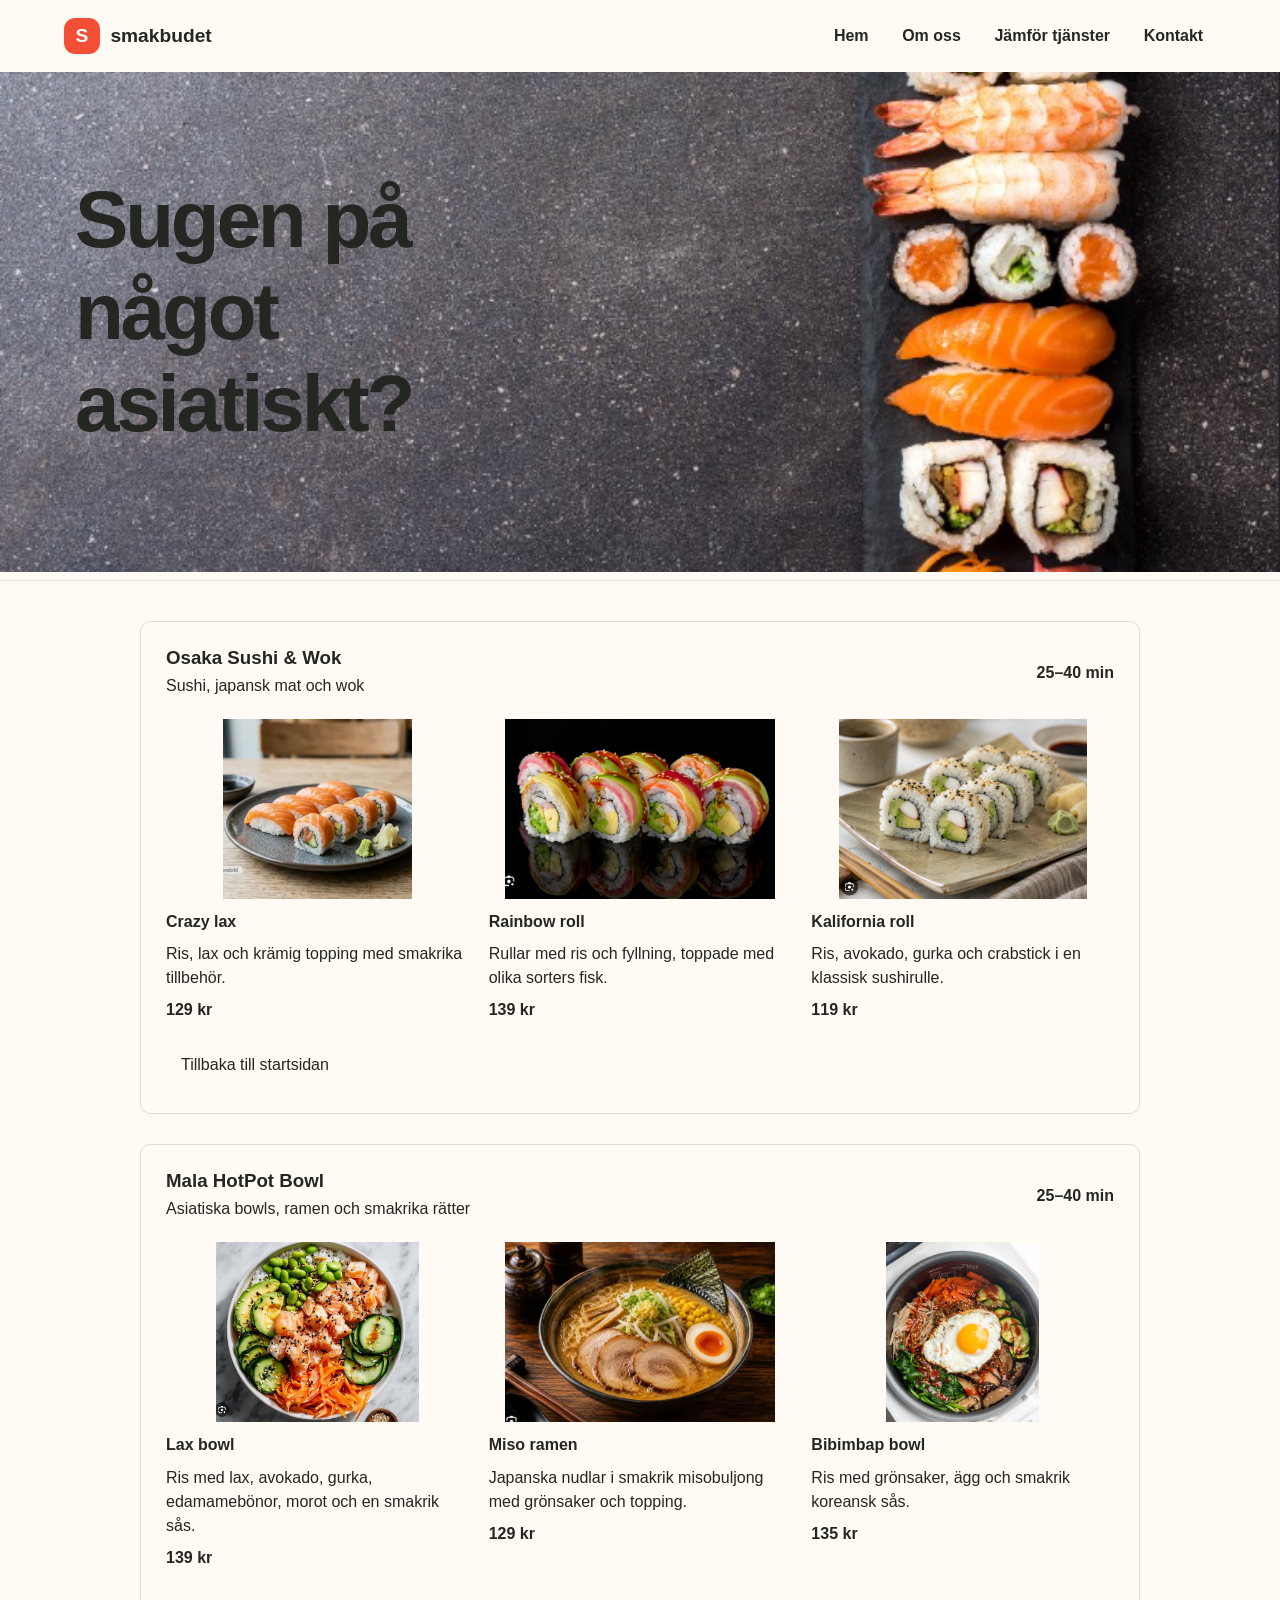
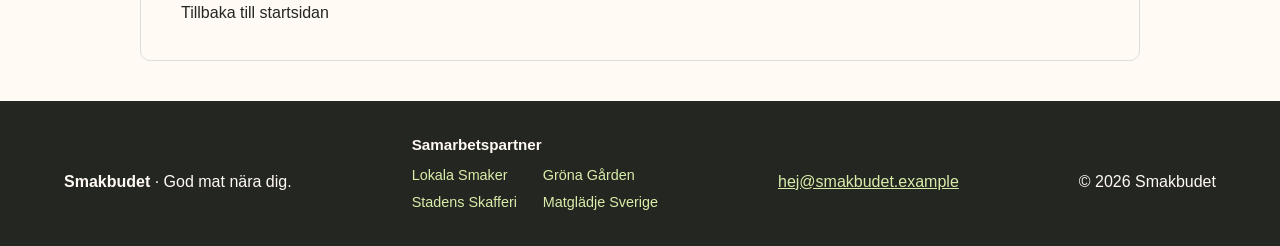
<file: asian.html>
<!DOCTYPE html>
<html lang="en">
<head>
    <meta charset="UTF-8">
    <meta name="viewport" content="width=device-width, initial-scale=1.0">
    <title>Asiatiskt</title>
    <link rel="stylesheet" href="css/restaurants.css"/>
    <link rel="stylesheet" href="css/image-animations.css">
</head>
<body>
    <a class="skip-link" href="#main-content">Hoppa till innehållet</a>

    <header class="site-header">
    
        <div class="container nav-shell">
            
            <a class="brand" href="#top" aria-label="Smakbudet, till startsidan">
                
                <span class="brand-mark" aria-hidden="true">S</span>
                <span>smakbudet</span>
            </a>
            
            <button class="menu-toggle" type="button" aria-label="Öppna meny" aria-expanded="false" aria-controls="site-navigation">
                <span></span><span></span><span></span>
            </button>
            
            <nav class="site-nav" id="site-navigation" aria-label="Huvudmeny">
                <a href="index.html">Hem</a>
                <a href="omOss.html">Om oss</a>
                <a href="jamforelse.html">Jämför tjänster</a>
                <a href="kontakt.html">Kontakt</a>
            </nav>
        </div>

        <img src="Images/sushi.png" alt="Asiatiska restauranger" width="500">
        <h1>Sugen på något asiatiskt?</h1>
    </header>


<section class="restaurants" id="main-content" tabindex="-1">

    <div class="restaurants-container">

     <!-- Osaka Sushi & Wok -->
    <div class="restaurant-box">

        <div class="restaurant-header">
            <div>
                <h3>Osaka Sushi & Wok</h3>
                <p>Sushi, japansk mat och wok</p>
            </div>

            <p class="delivery-time">
                25–40 min
            </p>
        </div>

        <div class="dishes-container">

            <!-- Crazy lax -->
            <div class="dish">
                <img src="Images/crazyLax.png" alt="Crazy lax">
                <div class="dish-info">
                    <h4>Crazy lax</h4>
                    <p>Ris, lax och krämig topping med smakrika tillbehör.</p>
                    <p class="price">129 kr</p>
                </div>
            </div>

            <!-- Rainbow roll -->
            <div class="dish">
                <img src="Images/rainbowRoll.png" alt="Rainbow roll">
                <div class="dish-info">
                    <h4>Rainbow roll</h4>
                    <p>Rullar med ris och fyllning, toppade med olika sorters fisk.</p>
                    <p class="price">139 kr</p>
                </div>
            </div>

            <!-- Kalifornia roll -->
            <div class="dish">
                <img src="Images/kaliforniaRoll.png" alt="Kalifornia roll">
                <div class="dish-info">
                    <h4>Kalifornia roll</h4>
                    <p>Ris, avokado, gurka och crabstick i en klassisk sushirulle.</p>
                    <p class="price">119 kr</p>
                </div>
            </div>

        </div>

        <a class="hem-link" href="index.html">Tillbaka till startsidan</a>

    </div>

    <!-- Mala HotPot Bowl -->
<div class="restaurant-box">

    <div class="restaurant-header">
        <div>
            <h3>Mala HotPot Bowl</h3>
            <p>Asiatiska bowls, ramen och smakrika rätter</p>
        </div>

        <p class="delivery-time">
            25–40 min
        </p>
    </div>

    <div class="dishes-container">

        <!-- Lax bowl -->
        <div class="dish">
            <img src="Images/laxBowl.png" alt="Lax bowl">
            <div class="dish-info">
                <h4>Lax bowl</h4>
                <p>Ris med lax, avokado, gurka, edamamebönor, morot och en smakrik sås.</p>
                <p class="price">139 kr</p>
            </div>
        </div>

        <!-- Miso ramen -->
        <div class="dish">
            <img src="Images/misoRamen.png" alt="Miso ramen">
            <div class="dish-info">
                <h4>Miso ramen</h4>
                <p>Japanska nudlar i smakrik misobuljong med grönsaker och topping.</p>
                <p class="price">129 kr</p>
            </div>
        </div>

        <!-- Bibimbap bowl -->
        <div class="dish">
            <img src="Images/bibimbapBowl.png" alt="Bibimbap bowl">
            <div class="dish-info">
                <h4>Bibimbap bowl</h4>
                <p>Ris med grönsaker, ägg och smakrik koreansk sås.</p>
                <p class="price">135 kr</p>
            </div>
        </div>

    </div>

    <a class="hem-link" href="index.html">Tillbaka till startsidan</a>

</div>

</section>

   <!-- Sidfoten samlar företagsnamn och en klickbar e-postadress. -->
    <footer class="site-footer" id="kontakt">
        <div class="container site-footer-inner">
            <p><strong>Smakbudet</strong> · God mat nära dig.</p>
            <section class="footer-partners" aria-labelledby="partners-title">
                <h2 id="partners-title">Samarbetspartner</h2>
                <ul>
                    <li>Lokala Smaker</li>
                    <li>Gröna Gården</li>
                    <li>Stadens Skafferi</li>
                    <li>Matglädje Sverige</li>
                </ul>
            </section>
            <p><a href="mailto:hej@smakbudet.example">hej@smakbudet.example</a></p>
            <p>&copy; 2026 Smakbudet</p>
        </div>
    </footer>

    <!-- JavaScript öppnar och stänger mobilmenyn och håller tillgänglighetsstatusen uppdaterad. -->
    <script>
        // Hämtar menyknappen och navigationen så att skriptet kan ändra deras tillstånd.
        const menuButton = document.querySelector(".menu-toggle");
        const navigation = document.querySelector("#site-navigation");

        // Klick på knappen växlar menyn och uppdaterar ARIA-informationen.
        menuButton.addEventListener("click", () => {
            // Läs om menyn redan är öppen innan vi byter tillstånd.
            const isExpanded = menuButton.getAttribute("aria-expanded") === "true";
            menuButton.setAttribute("aria-expanded", String(!isExpanded));
            menuButton.setAttribute("aria-label", isExpanded ? "Öppna meny" : "Stäng meny");
            navigation.classList.toggle("is-open", !isExpanded);
        });

        // När en menyankarlänk väljs stängs menyn efter navigeringen till avsnittet.
        navigation.addEventListener("click", (event) => {
            // Kontrollera att klicket skedde på en länk eller ett element inuti en länk.
            if (event.target.closest("a")) {
                menuButton.setAttribute("aria-expanded", "false");
                menuButton.setAttribute("aria-label", "Öppna meny");
                navigation.classList.remove("is-open");
            }
        });
    </script>
</body>
</html>
</file>
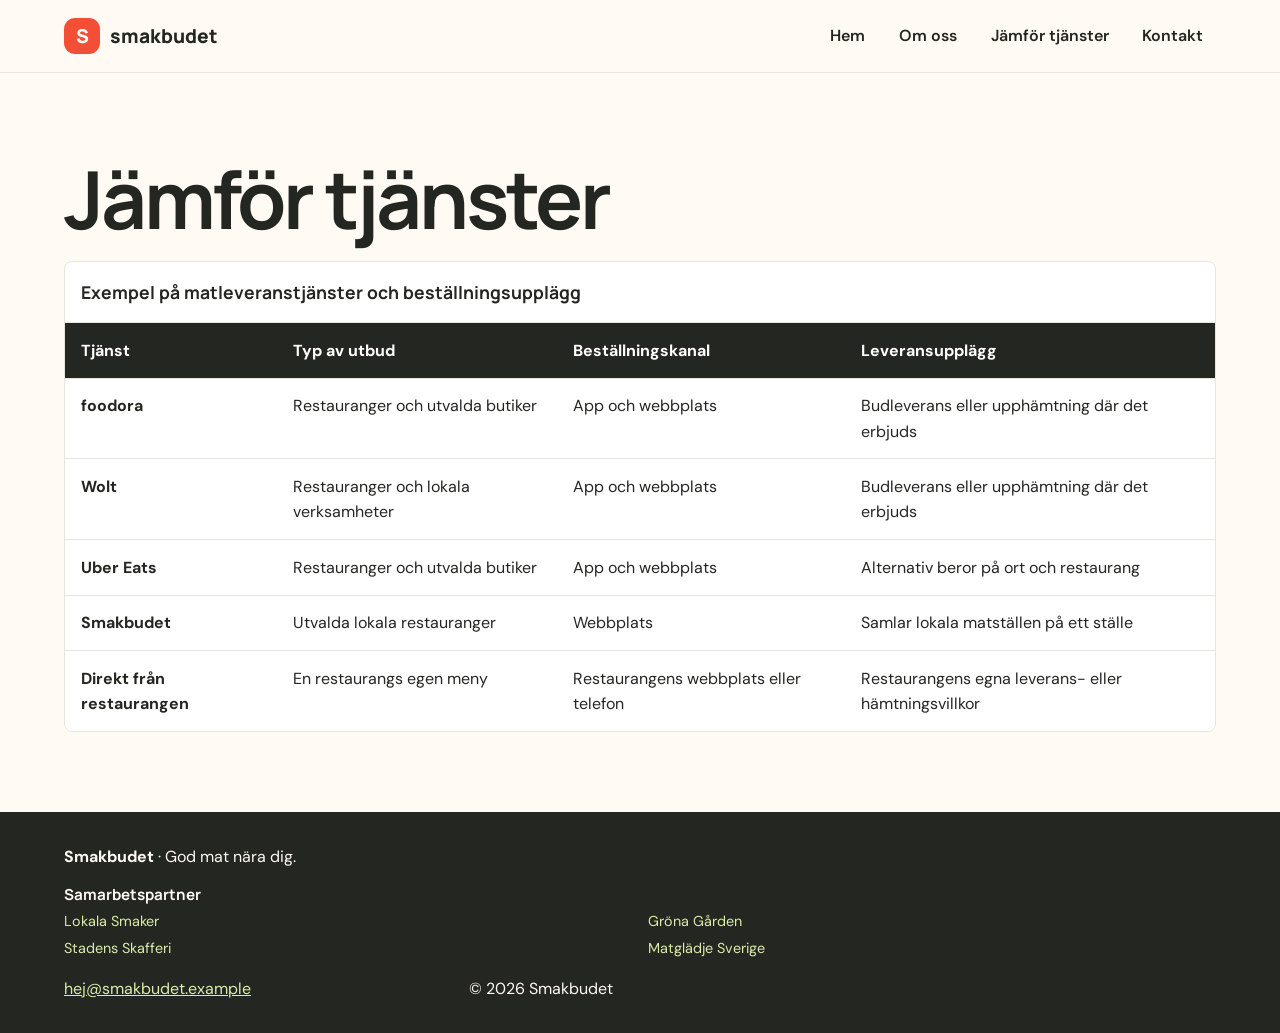
<file: jamforelse.html>
<!DOCTYPE html>
<html lang="sv">
<head>
    <meta charset="UTF-8">
    <meta name="viewport" content="width=device-width, initial-scale=1">
    <meta name="description" content="Jämför olika upplägg för restaurangbeställning och matleverans.">
    <meta name="theme-color" content="#f24f36">
    <title>Jämför tjänster | Smakbudet</title>
    <link rel="preconnect" href="https://fonts.googleapis.com">
    <link rel="preconnect" href="https://fonts.gstatic.com" crossorigin>
    <link href="https://fonts.googleapis.com/css2?family=DM+Sans:wght@400;500;600;700;800&family=Manrope:wght@500;600;700;800&display=swap" rel="stylesheet">
    <link rel="stylesheet" href="css/style.css">
    <link rel="stylesheet" href="css/image-animations.css">
</head>
<body>
    <a class="skip-link" href="#main-content">Hoppa till innehållet</a>
    <header class="site-header">
        <div class="container nav-shell">
            <a class="brand" href="index.html" aria-label="Smakbudet, till startsidan">
                <span class="brand-mark" aria-hidden="true">S</span>
                <span>smakbudet</span>
            </a>
            <button class="menu-toggle" type="button" aria-label="Öppna meny" aria-expanded="false" aria-controls="site-navigation">
                <span></span><span></span><span></span>
            </button>
            <nav class="site-nav" id="site-navigation" aria-label="Huvudmeny">
                <a href="index.html">Hem</a>
                <a href="omOss.html">Om oss</a>
                <a href="jamforelse.html" aria-current="page">Jämför tjänster</a>
                <a href="kontakt.html">Kontakt</a>
            </nav>
        </div>
    </header>

    <main id="main-content" tabindex="-1">
        <section class="section container">
            <h1>Jämför tjänster</h1>
            <div class="table-scroll" role="region" aria-label="Jämförelse av matleveranstjänster" tabindex="0">
                <table class="service-table">
                    <caption>Exempel på matleveranstjänster och beställningsupplägg</caption>
                    <thead>
                        <tr>
                            <th scope="col">Tjänst</th>
                            <th scope="col">Typ av utbud</th>
                            <th scope="col">Beställningskanal</th>
                            <th scope="col">Leveransupplägg</th>
                        </tr>
                    </thead>
                    <tbody>
                        <tr>
                            <th scope="row">foodora</th>
                            <td>Restauranger och utvalda butiker</td>
                            <td>App och webbplats</td>
                            <td>Budleverans eller upphämtning där det erbjuds</td>
                        </tr>
                        <tr>
                            <th scope="row">Wolt</th>
                            <td>Restauranger och lokala verksamheter</td>
                            <td>App och webbplats</td>
                            <td>Budleverans eller upphämtning där det erbjuds</td>
                        </tr>
                        <tr>
                            <th scope="row">Uber Eats</th>
                            <td>Restauranger och utvalda butiker</td>
                            <td>App och webbplats</td>
                            <td>Alternativ beror på ort och restaurang</td>
                        </tr>
                        <tr>
                            <th scope="row">Smakbudet</th>
                            <td>Utvalda lokala restauranger</td>
                            <td>Webbplats</td>
                            <td>Samlar lokala matställen på ett ställe</td>
                        </tr>
                        <tr>
                            <th scope="row">Direkt från restaurangen</th>
                            <td>En restaurangs egen meny</td>
                            <td>Restaurangens webbplats eller telefon</td>
                            <td>Restaurangens egna leverans- eller hämtningsvillkor</td>
                        </tr>
                    </tbody>
                </table>
            </div>
        </section>
    </main>

    <footer class="site-footer" id="kontakt">
        <div class="container site-footer-inner">
            <p><strong>Smakbudet</strong> · God mat nära dig.</p>
            <section class="footer-partners" aria-labelledby="partners-title">
                <h2 id="partners-title">Samarbetspartner</h2>
                <ul>
                    <li>Lokala Smaker</li>
                    <li>Gröna Gården</li>
                    <li>Stadens Skafferi</li>
                    <li>Matglädje Sverige</li>
                </ul>
            </section>
            <p><a href="mailto:hej@smakbudet.example">hej@smakbudet.example</a></p>
            <p>&copy; 2026 Smakbudet</p>
        </div>
    </footer>

    <script>
        const menuButton = document.querySelector(".menu-toggle");
        const navigation = document.querySelector("#site-navigation");

        menuButton.addEventListener("click", () => {
            const isExpanded = menuButton.getAttribute("aria-expanded") === "true";
            menuButton.setAttribute("aria-expanded", String(!isExpanded));
            menuButton.setAttribute("aria-label", isExpanded ? "Öppna meny" : "Stäng meny");
            navigation.classList.toggle("is-open", !isExpanded);
        });

        navigation.addEventListener("click", (event) => {
            if (event.target.closest("a")) {
                menuButton.setAttribute("aria-expanded", "false");
                menuButton.setAttribute("aria-label", "Öppna meny");
                navigation.classList.remove("is-open");
            }
        });
    </script>
</body>
</html>
</file>
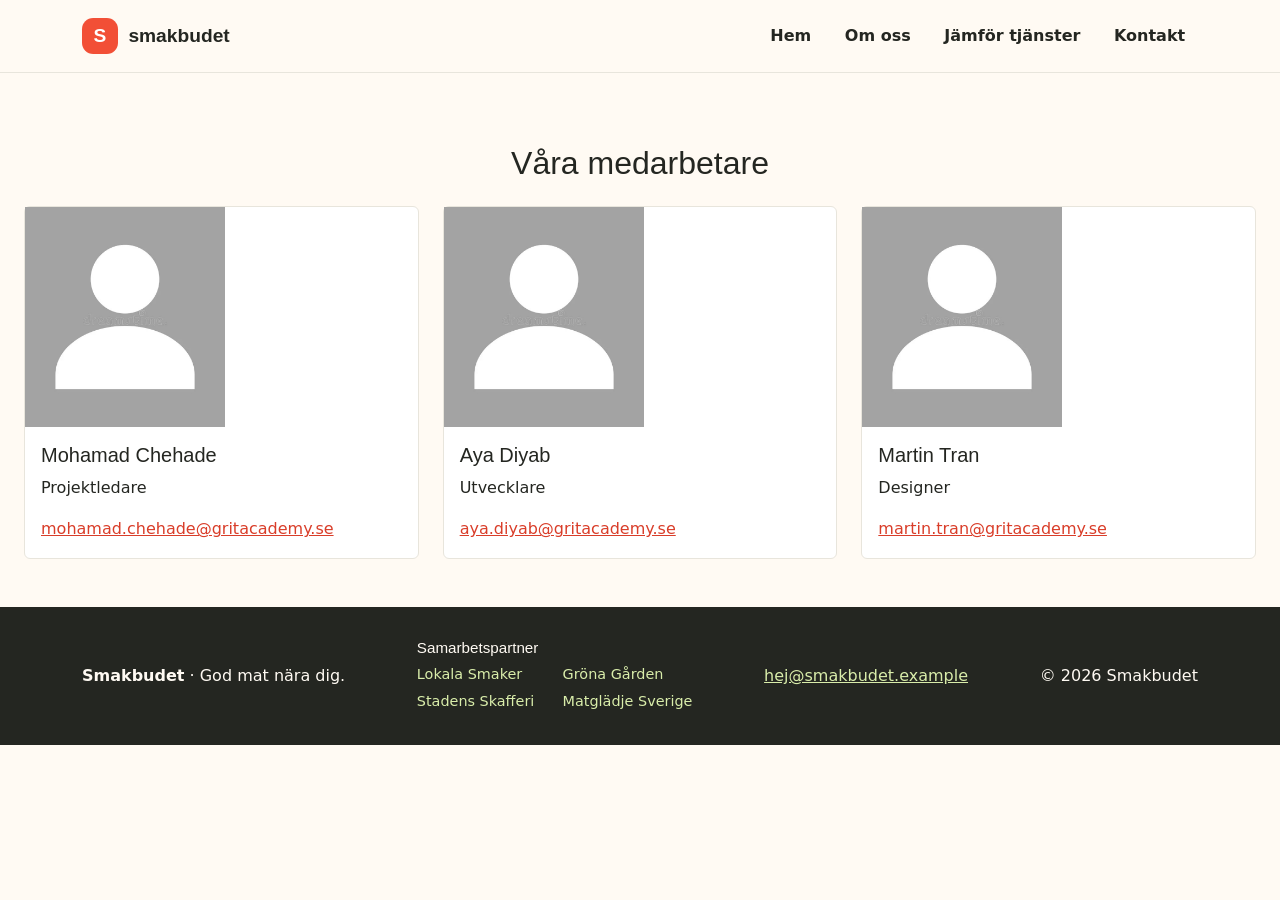
<file: kontakt.html>
﻿<!DOCTYPE html>
<html lang="en">
<head>
    <meta charset="UTF-8">
    <meta name="viewport" content="width=device-width, initial-scale=1.0">
    <title>Kontakt</title>
    <link href="https://cdn.jsdelivr.net/npm/bootstrap@5.3.3/dist/css/bootstrap.min.css" rel="stylesheet">
    <link rel="stylesheet" href="css/kontakt.css"/>
    <link rel="stylesheet" href="css/image-animations.css">
</head>
<body>
    <!-- Tangentbordsanvändare kan hoppa över menyn direkt till huvudinnehållet. -->
    <a class="skip-link" href="#main-content">Hoppa till innehållet</a>
    <!-- Sidhuvudet innehåller varumärket och huvudnavigationen. -->
    <header class="site-header">
        <div class="container nav-shell">
            <!-- Logotypen länkar tillbaka till sidans topp. -->
            <a class="brand" href="#top" aria-label="Smakbudet, till startsidan">
                <!-- Bokstaven är dekorativ och ska inte läsas upp separat. -->
                <span class="brand-mark" aria-hidden="true">S</span>
                <span>smakbudet</span>
            </a>
            <!-- Knappen växlar mobilmenyn; ARIA-attributen beskriver dess tillstånd och innehåll. -->
            <button class="menu-toggle" type="button" aria-label="Öppna meny" aria-expanded="false" aria-controls="site-navigation">
                <span></span><span></span><span></span>
            </button>
            <!-- Länkarna leder till olika avsnitt på samma sida. -->
            <nav class="site-nav" id="site-navigation" aria-label="Huvudmeny">
                <a href="index.html">Hem</a>
                <a href="omOss.html">Om oss</a>
                <a href="jamforelse.html">Jämför tjänster</a>
                <a href="kontakt.html">Kontakt</a>
            </nav>
        </div>
    </header>

    <section class="team" id="main-content" tabindex="-1">
        <div class="container-fluid px-4 py-5">
            <h2 class="mb-4 mt-4">Våra medarbetare</h2>

            <div class="row row-cols-1 row-cols-md-2 row-cols-lg-3 g-4 team-container">

                <div class="col">
                    <article class="card h-100 team-card">
                        <div class="team-photo-frame">
                            <img src="Images/profilePic.jpg" class="team-photo" alt="Mohamad Chehade">
                        </div>
                        <div class="card-body">
                            <h3 class="card-title h5">Mohamad Chehade</h3>
                            <p class="card-text">Projektledare</p>
                            <a class="card-link" href="mailto:mohamad.chehade@gritacademy.se">mohamad.chehade@gritacademy.se</a>
                        </div>
                    </article>
                </div>

                <div class="col">
                    <article class="card h-100 team-card">
                        <div class="team-photo-frame">
                            <img src="Images/profilePic.jpg" class="team-photo" alt="Aya Diyab">
                        </div>
                        <div class="card-body">
                            <h3 class="card-title h5">Aya Diyab</h3>
                            <p class="card-text">Utvecklare</p>
                            <a class="card-link" href="mailto:aya.diyab@gritacademy.se">aya.diyab@gritacademy.se</a>
                        </div>
                    </article>
                </div>

                <div class="col">
                    <article class="card h-100 team-card">
                        <div class="team-photo-frame">
                            <img src="Images/profilePic.jpg" class="team-photo" alt="Martin Tran">
                        </div>
                        <div class="card-body">
                            <h3 class="card-title h5">Martin Tran</h3>
                            <p class="card-text">Designer</p>
                            <a class="card-link" href="mailto:martin.tran@gritacademy.se">martin.tran@gritacademy.se</a>
                        </div>
                    </article>
                </div>
            </div>
        </div>
    </section>
    
    <!-- Sidfoten samlar företagsnamn och en klickbar e-postadress. -->
    <footer class="site-footer" id="kontakt">
        <div class="container site-footer-inner">
            <p><strong>Smakbudet</strong> · God mat nära dig.</p>
            <section class="footer-partners" aria-labelledby="partners-title">
                <h2 id="partners-title">Samarbetspartner</h2>
                <ul>
                    <li>Lokala Smaker</li>
                    <li>Gröna Gården</li>
                    <li>Stadens Skafferi</li>
                    <li>Matglädje Sverige</li>
                </ul>
            </section>
            <p><a href="mailto:hej@smakbudet.example">hej@smakbudet.example</a></p>
            <p>&copy; 2026 Smakbudet</p>
        </div>
    </footer>

    <!-- JavaScript öppnar och stänger mobilmenyn och håller tillgänglighetsstatusen uppdaterad. -->
    <script>
        // Hämtar menyknappen och navigationen så att skriptet kan ändra deras tillstånd.
        const menuButton = document.querySelector(".menu-toggle");
        const navigation = document.querySelector("#site-navigation");

        // Klick på knappen växlar menyn och uppdaterar ARIA-informationen.
        menuButton.addEventListener("click", () => {
            // Läs om menyn redan är öppen innan vi byter tillstånd.
            const isExpanded = menuButton.getAttribute("aria-expanded") === "true";
            menuButton.setAttribute("aria-expanded", String(!isExpanded));
            menuButton.setAttribute("aria-label", isExpanded ? "Öppna meny" : "Stäng meny");
            navigation.classList.toggle("is-open", !isExpanded);
        });

        // När en menyankarlänk väljs stängs menyn efter navigeringen till avsnittet.
        navigation.addEventListener("click", (event) => {
            // Kontrollera att klicket skedde på en länk eller ett element inuti en länk.
            if (event.target.closest("a")) {
                menuButton.setAttribute("aria-expanded", "false");
                menuButton.setAttribute("aria-label", "Öppna meny");
                navigation.classList.remove("is-open");
            }
        });
    </script>
</body>
</html>
</file>
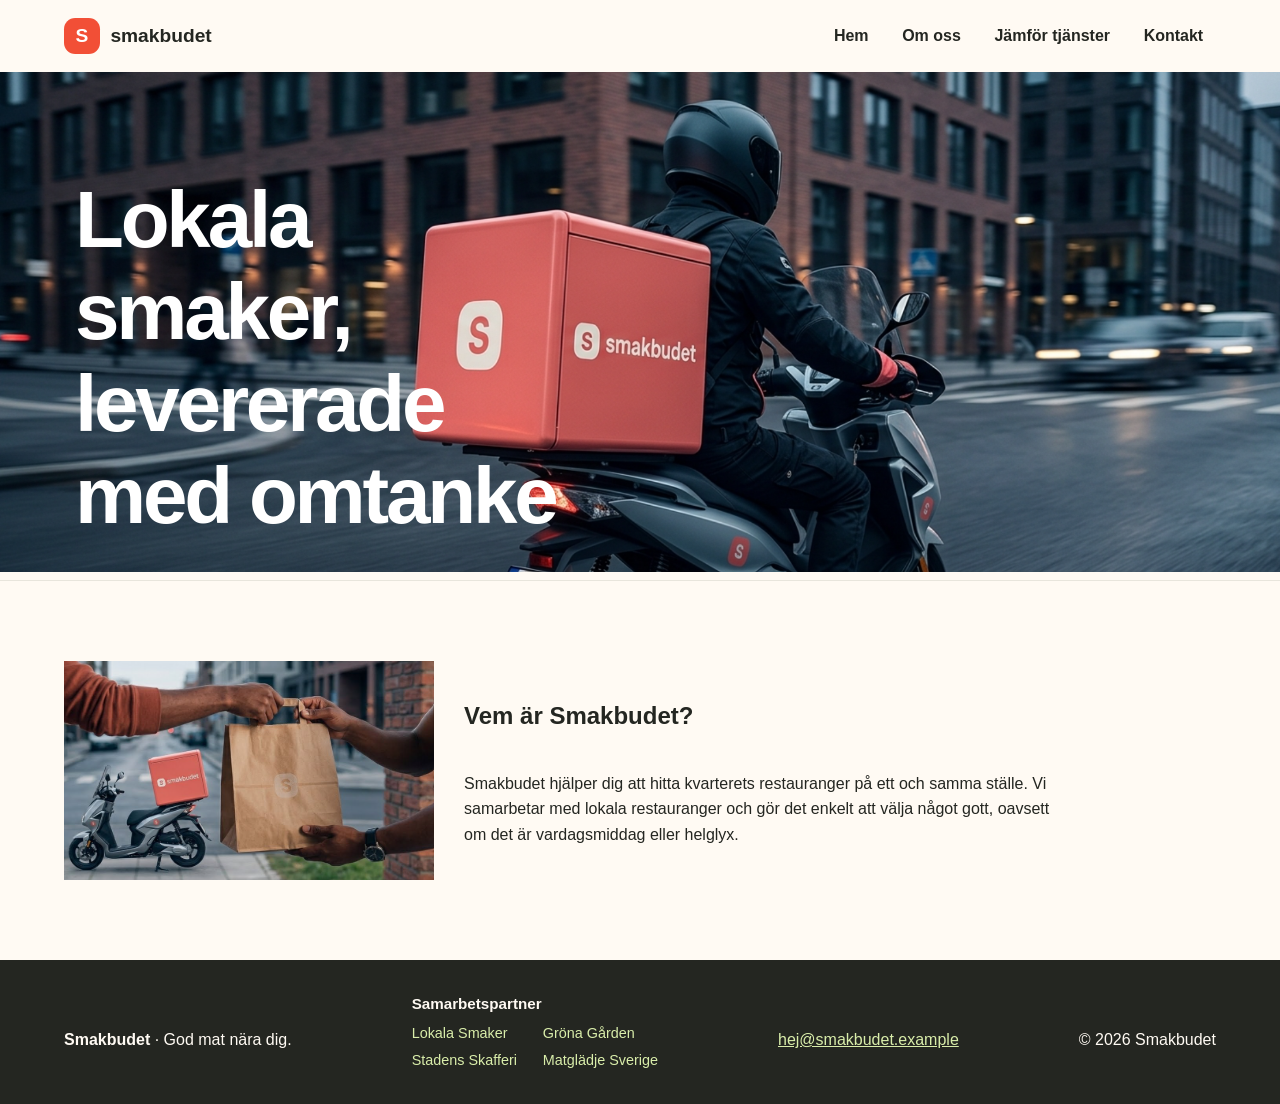
<file: omOss.html>
<!DOCTYPE html>
<html lang="en">
<head>
    <meta charset="UTF-8">
    <meta name="viewport" content="width=device-width, initial-scale=1.0">
    <title>Om oss</title>
    <link rel="stylesheet" href="css/omOss.css"/>
    <link rel="stylesheet" href="css/image-animations.css">
</head>
<body>
    <!-- Tangentbordsanvändare kan hoppa över menyn direkt till huvudinnehållet. -->
    <a class="skip-link" href="#om-oss">Hoppa till innehållet</a>
    <!-- Sidhuvudet innehåller varumärket och huvudnavigationen. -->
    <header class="site-header">
        <div class="container nav-shell">
            <!-- Logotypen länkar tillbaka till sidans topp. -->
            <a class="brand" href="#top" aria-label="Smakbudet, till startsidan">
                <!-- Bokstaven är dekorativ och ska inte läsas upp separat. -->
                <span class="brand-mark" aria-hidden="true">S</span>
                <span>smakbudet</span>
            </a>
            <!-- Knappen växlar mobilmenyn; ARIA-attributen beskriver dess tillstånd och innehåll. -->
            <button class="menu-toggle" type="button" aria-label="Öppna meny" aria-expanded="false" aria-controls="site-navigation">
                <span></span><span></span><span></span>
            </button>
            <!-- Länkarna leder till olika avsnitt på samma sida. -->
            <nav class="site-nav" id="site-navigation" aria-label="Huvudmeny">
                <a href="index.html">Hem</a>
                <a href="#om-oss">Om oss</a>
                <a href="jamforelse.html">Jämför tjänster</a>
                <a href="kontakt.html">Kontakt</a>
            </nav>
        </div>
        <img src="Images/leverans.png" alt="Smakbudet" width="500">
        <h1>Lokala smaker, levererade med omtanke</h1>
    </header>

    <section class="about-band" id="om-oss" tabindex="-1" aria-labelledby="about-title">
        <div class="container section about-inner">
            <img src="Images/smakbudet.png" alt="Smakbudet">

            <div class="about-text">
                <h2 id="about-title">Vem är Smakbudet?</h2>
                <p>
                    Smakbudet hjälper dig att hitta kvarterets restauranger på ett och samma ställe.
                    Vi samarbetar med lokala restauranger och gör det enkelt att välja något gott,
                    oavsett om det är vardagsmiddag eller helglyx.
                </p>
            </div>
        </div>
    </section>

       <!-- Sidfoten samlar företagsnamn och en klickbar e-postadress. -->
    <footer class="site-footer" id="kontakt">
        <div class="container site-footer-inner">
            <p><strong>Smakbudet</strong> · God mat nära dig.</p>
            <section class="footer-partners" aria-labelledby="partners-title">
                <h2 id="partners-title">Samarbetspartner</h2>
                <ul>
                    <li>Lokala Smaker</li>
                    <li>Gröna Gården</li>
                    <li>Stadens Skafferi</li>
                    <li>Matglädje Sverige</li>
                </ul>
            </section>
            <p><a href="mailto:hej@smakbudet.example">hej@smakbudet.example</a></p>
            <p>&copy; 2026 Smakbudet</p>
        </div>
    </footer>

        <script>
        // Hämtar menyknappen och navigationen så att skriptet kan ändra deras tillstånd.
        const menuButton = document.querySelector(".menu-toggle");
        const navigation = document.querySelector("#site-navigation");

        // Klick på knappen växlar menyn och uppdaterar ARIA-informationen.
        menuButton.addEventListener("click", () => {
            // Läs om menyn redan är öppen innan vi byter tillstånd.
            const isExpanded = menuButton.getAttribute("aria-expanded") === "true";
            menuButton.setAttribute("aria-expanded", String(!isExpanded));
            menuButton.setAttribute("aria-label", isExpanded ? "Öppna meny" : "Stäng meny");
            navigation.classList.toggle("is-open", !isExpanded);
        });

        // När en menyankarlänk väljs stängs menyn efter navigeringen till avsnittet.
        navigation.addEventListener("click", (event) => {
            // Kontrollera att klicket skedde på en länk eller ett element inuti en länk.
            if (event.target.closest("a")) {
                menuButton.setAttribute("aria-expanded", "false");
                menuButton.setAttribute("aria-label", "Öppna meny");
                navigation.classList.remove("is-open");
            }
        });
    </script>
</body>
</html>
</file>
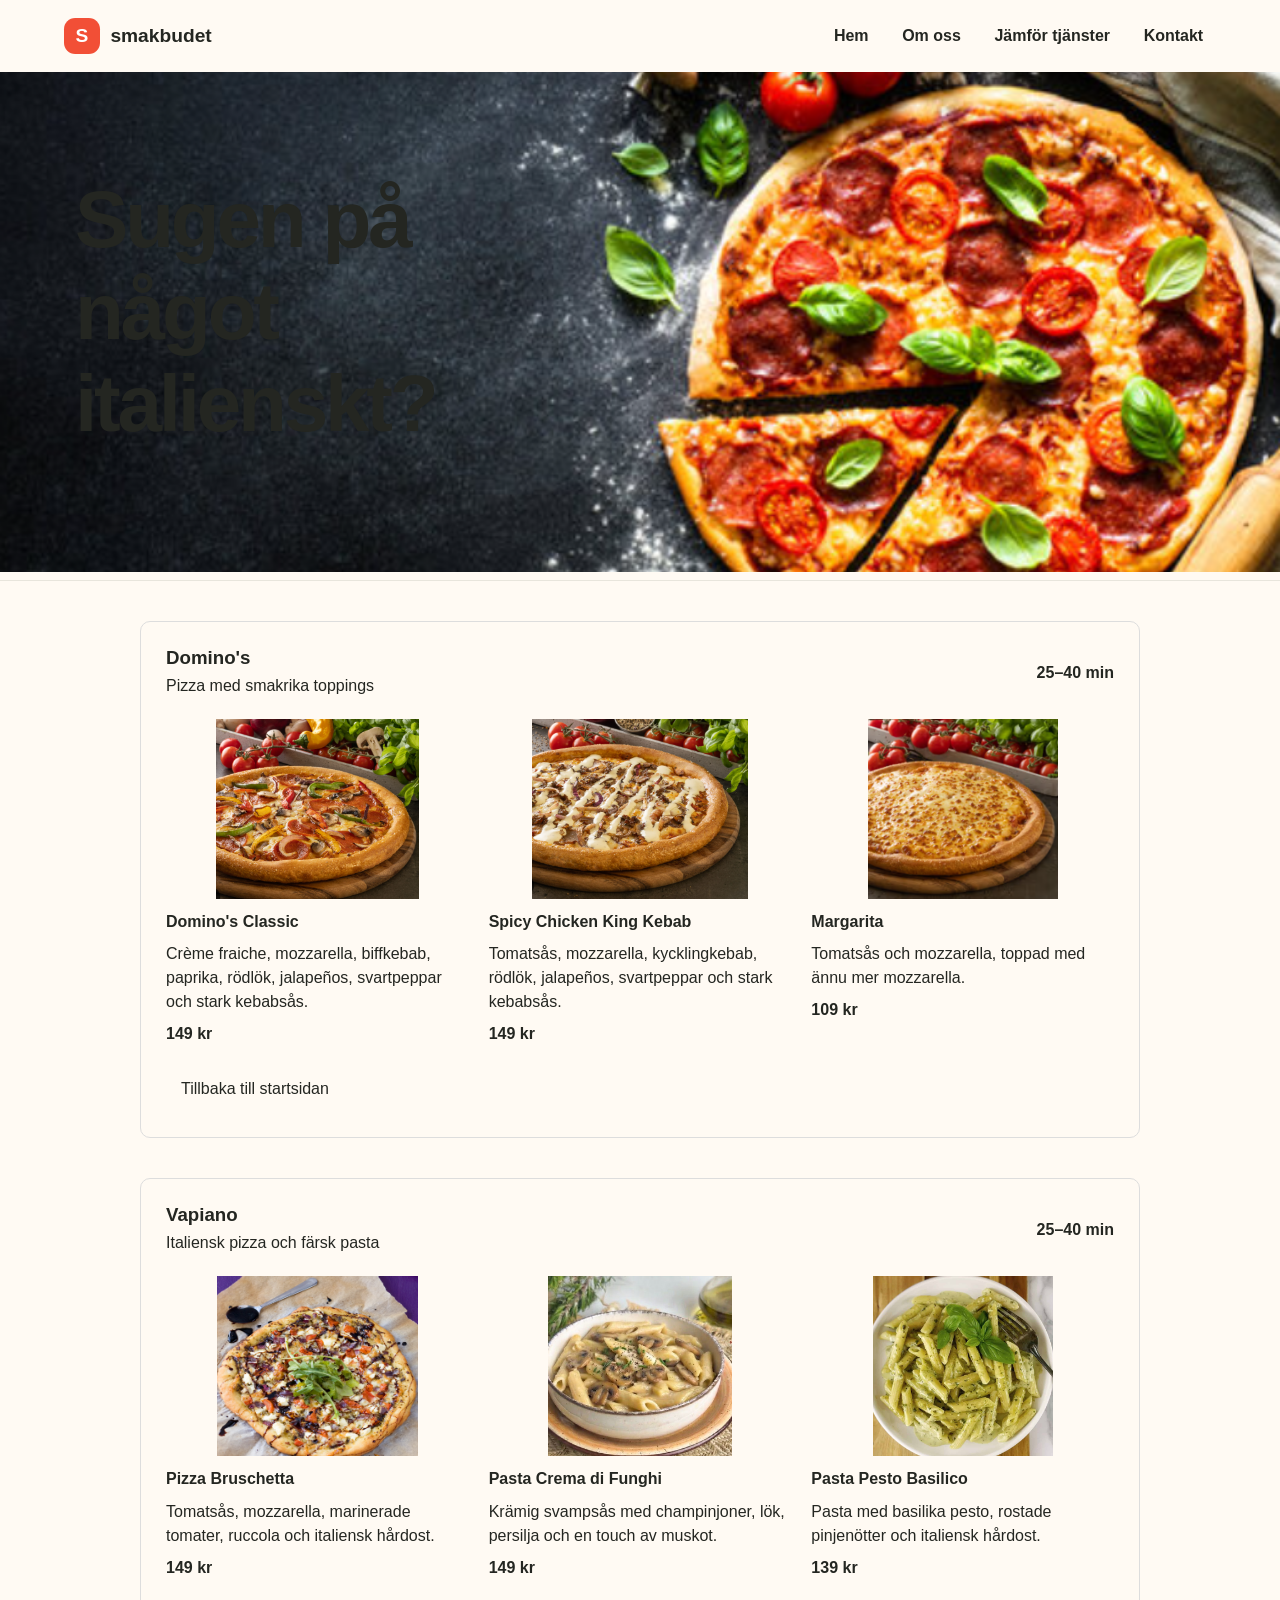
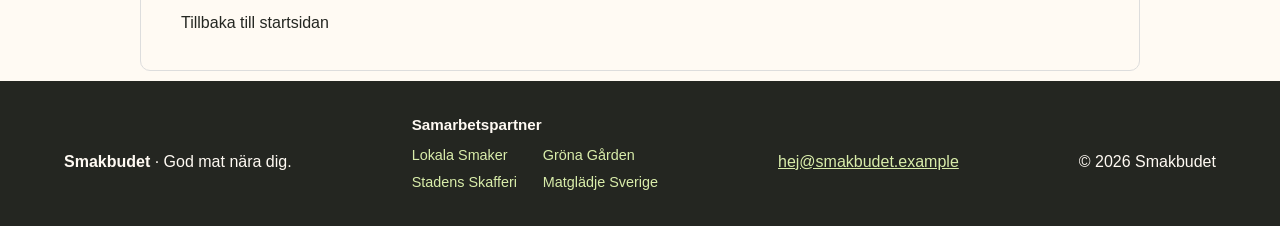
<file: pizza.html>
<!DOCTYPE html>
<html lang="en">
<head>
    <meta charset="UTF-8">
    <meta name="viewport" content="width=device-width, initial-scale=1.0">
    <title>Italienskt</title>
    <link rel="stylesheet" href="css/restaurants.css"/>
    <link rel="stylesheet" href="css/image-animations.css">
</head>
<body>
    <a class="skip-link" href="#main-content">Hoppa till innehållet</a>

    <header class="site-header">

        <div class="container nav-shell">

            <a class="brand" href="#top" aria-label="Smakbudet, till startsidan">
                <span class="brand-mark" aria-hidden="true">S</span>
                <span>smakbudet</span>
            </a>

            <button class="menu-toggle" type="button" aria-label="Öppna meny" aria-expanded="false" aria-controls="site-navigation">
                <span></span><span></span><span></span>
            </button>

            <nav class="site-nav" id="site-navigation" aria-label="Huvudmeny">
                <a href="index.html">Hem</a>
               <a href="omOss.html">Om oss</a>
                <a href="jamforelse.html">Jämför tjänster</a>
                <a href="kontakt.html">Kontakt</a>
            </nav>
        </div>

        <img src="Images/pizzaBkg.png" alt="Pizza" width="500">
        <h1>Sugen på något italienskt?</h1>
    </header>

    <section class="restaurants" id="main-content" tabindex="-1">

        <div class="restaurants-container">

            <!-- Domino's -->
            <div class="restaurant-box">

                <div class="restaurant-header">
                    <div>
                        <h3>Domino's</h3>
                        <p>Pizza med smakrika toppings</p>
                    </div>

                    <p class="delivery-time">
                        25–40 min
                    </p>
                </div>

                <div class="dishes-container">

                    <!-- Domino's Classic -->
                    <div class="dish">
                        <img src="Images/dominosClassic.png" alt="Domino's Classic">
                        <div class="dish-info">
                            <h4>Domino's Classic</h4>
                            <p>Crème fraiche, mozzarella, biffkebab, paprika, rödlök, jalapeños, svartpeppar och stark kebabsås.</p>
                            <p class="price">149 kr</p>
                        </div>
                    </div>

                    <!-- Spicy Chicken King Kebab -->
                    <div class="dish">
                        <img src="Images/chickenKebab.png" alt="Spicy Chicken King Kebab">
                        <div class="dish-info">
                            <h4>Spicy Chicken King Kebab</h4>
                            <p>Tomatsås, mozzarella, kycklingkebab, rödlök, jalapeños, svartpeppar och stark kebabsås.</p>
                            <p class="price">149 kr</p>
                        </div>
                    </div>

                    <!-- Margarita -->
                    <div class="dish">
                        <img src="Images/margarita.png" alt="Margarita pizza">
                        <div class="dish-info">
                            <h4>Margarita</h4>
                            <p>Tomatsås och mozzarella, toppad med ännu mer mozzarella.</p>
                            <p class="price">109 kr</p>
                        </div>
                    </div>

                </div>

                <a class="hem-link" href="index.html">Tillbaka till startsidan</a>

            </div>
        </div>

           <!-- Vapiano -->
            <div class="restaurant-box">

                <div class="restaurant-header">
                    <div>
                        <h3>Vapiano</h3>
                        <p>Italiensk pizza och färsk pasta</p>
                    </div>

                    <p class="delivery-time">
                        25–40 min
                    </p>
                </div>

                <div class="dishes-container">

                    <!-- Pizza Bruschetta -->
                    <div class="dish">
                        <img src="Images/pizzaBruschetta.png" alt="Pizza Bruschetta">
                        <div class="dish-info">
                            <h4>Pizza Bruschetta</h4>
                            <p>Tomatsås, mozzarella, marinerade tomater, ruccola och italiensk hårdost.</p>
                            <p class="price">149 kr</p>
                        </div>
                    </div>

                    <!-- Pasta Crema di Funghi -->
                    <div class="dish">
                        <img src="Images/cremaDiFunghi.png" alt="Pasta Crema di Funghi">
                        <div class="dish-info">
                            <h4>Pasta Crema di Funghi</h4>
                            <p>Krämig svampsås med champinjoner, lök, persilja och en touch av muskot.</p>
                            <p class="price">149 kr</p>
                        </div>
                    </div>

                    <!-- Pasta Pesto Basilico -->
                    <div class="dish">
                        <img src="Images/pestoBasilico.png" alt="Pasta Pesto Basilico">
                        <div class="dish-info">
                            <h4>Pasta Pesto Basilico</h4>
                            <p>Pasta med basilika pesto, rostade pinjenötter och italiensk hårdost.</p>
                            <p class="price">139 kr</p>
                        </div>
                    </div>

                </div>

                <a class="hem-link" href="index.html">Tillbaka till startsidan</a>

            </div>
        </div>


    </section>

   <!-- Sidfoten samlar företagsnamn och en klickbar e-postadress. -->
    <footer class="site-footer" id="kontakt">
        <div class="container site-footer-inner">
            <p><strong>Smakbudet</strong> · God mat nära dig.</p>
            <section class="footer-partners" aria-labelledby="partners-title">
                <h2 id="partners-title">Samarbetspartner</h2>
                <ul>
                    <li>Lokala Smaker</li>
                    <li>Gröna Gården</li>
                    <li>Stadens Skafferi</li>
                    <li>Matglädje Sverige</li>
                </ul>
            </section>
            <p><a href="mailto:hej@smakbudet.example">hej@smakbudet.example</a></p>
            <p>&copy; 2026 Smakbudet</p>
        </div>
    </footer>

    <!-- JavaScript öppnar och stänger mobilmenyn och håller tillgänglighetsstatusen uppdaterad. -->
    <script>
        const menuButton = document.querySelector(".menu-toggle");
        const navigation = document.querySelector("#site-navigation");

        menuButton.addEventListener("click", () => {
            const isExpanded = menuButton.getAttribute("aria-expanded") === "true";
            menuButton.setAttribute("aria-expanded", String(!isExpanded));
            menuButton.setAttribute("aria-label", isExpanded ? "Öppna meny" : "Stäng meny");
            navigation.classList.toggle("is-open", !isExpanded);
        });

        navigation.addEventListener("click", (event) => {
            if (event.target.closest("a")) {
                menuButton.setAttribute("aria-expanded", "false");
                menuButton.setAttribute("aria-label", "Öppna meny");
                navigation.classList.remove("is-open");
            }
        });
    </script>
</body>
</html>
</file>
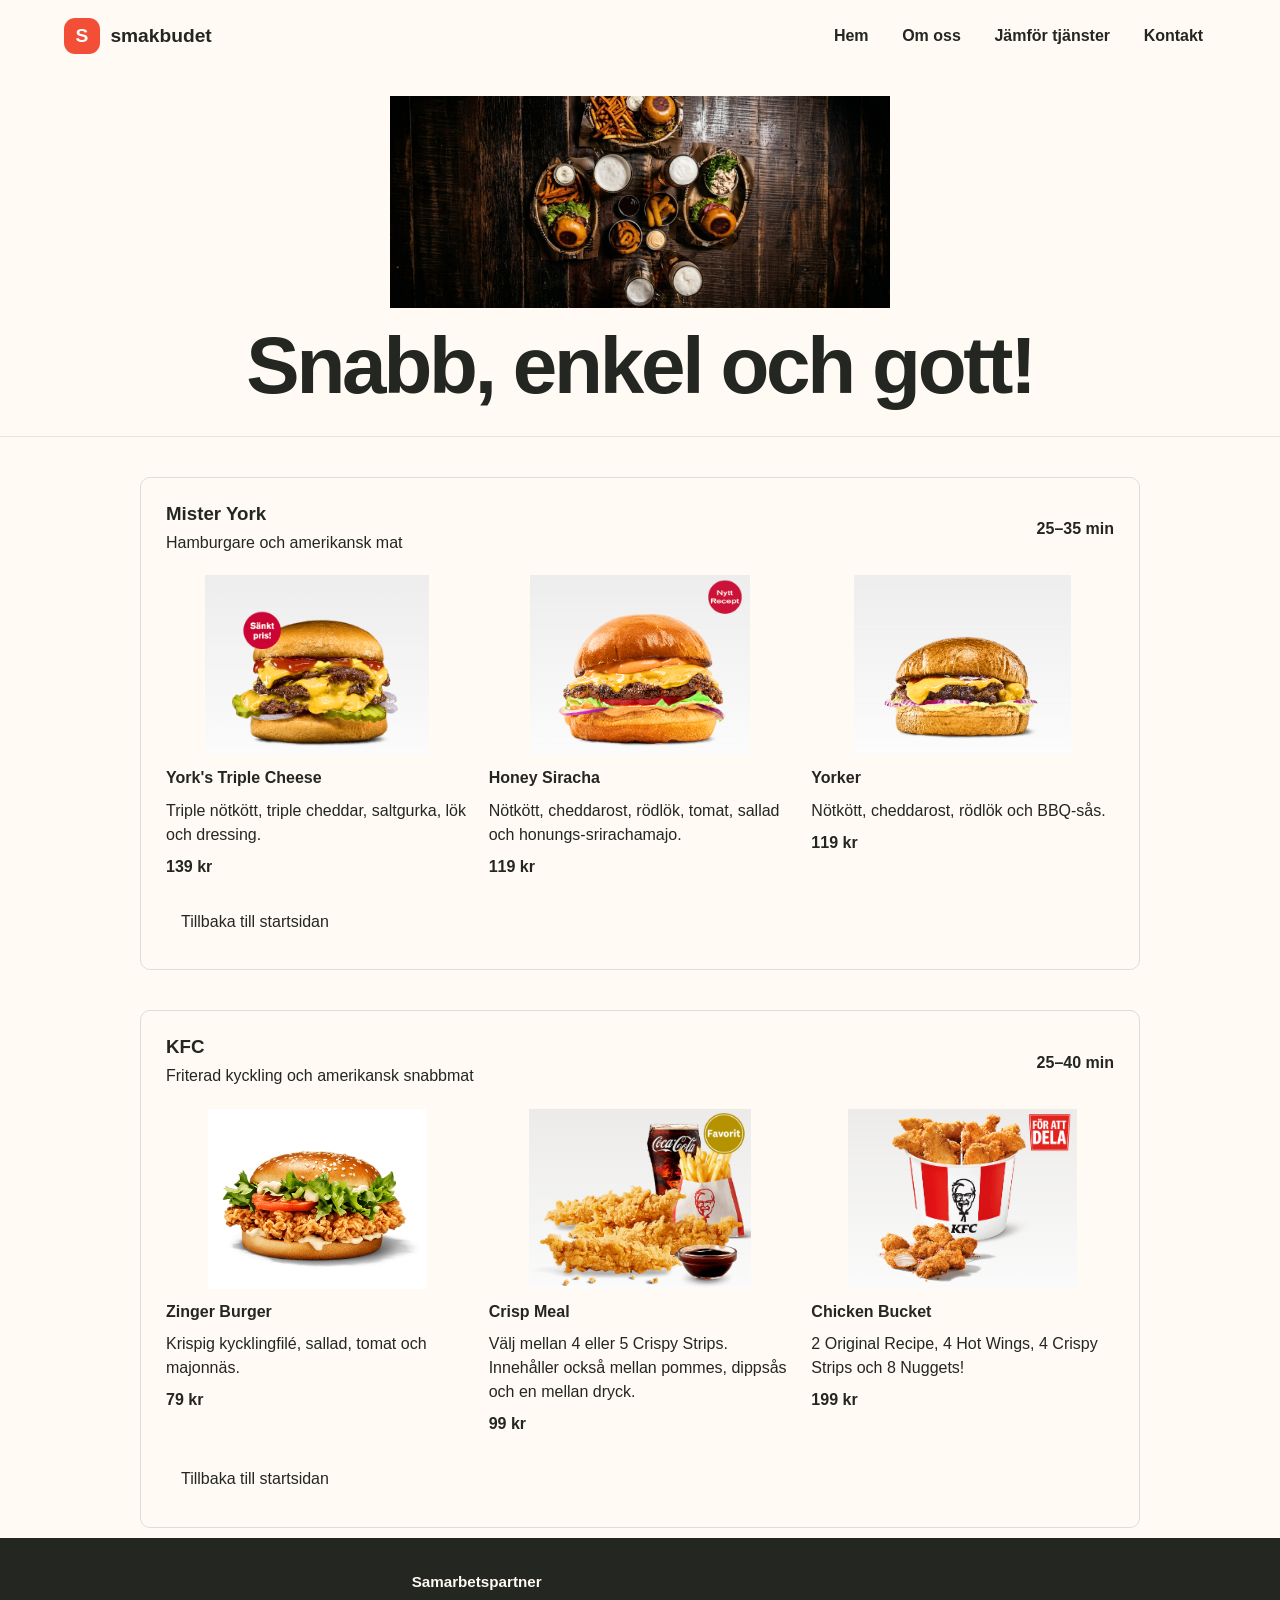
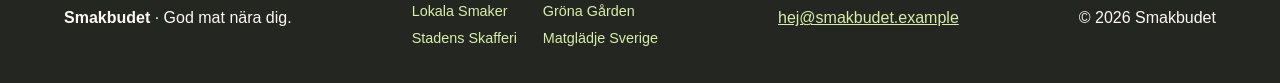
<file: snabbmat.html>
<!DOCTYPE html>
<html lang="en">
<head>
    <meta charset="UTF-8">
    <meta name="viewport" content="width=device-width, initial-scale=1.0">
    <title>Snabbmat</title>
    <link rel="stylesheet" href="css/restaurants.css"/>
    <link rel="stylesheet" href="css/image-animations.css">
</head>
<body>
    <a class="skip-link" href="#main-content">Hoppa till innehållet</a>

    <header class="site-header">
    
        <div class="container nav-shell">
            
            <a class="brand" href="#top" aria-label="Smakbudet, till startsidan">
                
                <span class="brand-mark" aria-hidden="true">S</span>
                <span>smakbudet</span>
            </a>
            
            <button class="menu-toggle" type="button" aria-label="Öppna meny" aria-expanded="false" aria-controls="site-navigation">
                <span></span><span></span><span></span>
            </button>
            
            <nav class="site-nav" id="site-navigation" aria-label="Huvudmeny">
                <a href="index.html">Hem</a>
                <a href="omOss.html">Om oss</a>
                <a href="jamforelse.html">Jämför tjänster</a>
                <a href="kontakt.html">Kontakt</a>
            </nav>
        </div>

        <img class="service-banner" src="Images/snabbmat_background.jpg" alt="Snabbmat" width="500">
        <h1 class="service-title">Snabb, enkel och gott!</h1>
    </header>


<section class="restaurants" id="main-content" tabindex="-1">

    <div class="restaurants-container">

        <!-- Mister York -->
        <div class="restaurant-box">

            <div class="restaurant-header">
                <div>
                    <h3>Mister York</h3>
                    <p>Hamburgare och amerikansk mat</p>
                </div>

                <p class="delivery-time">
                    25–35 min
                </p>
            </div>

            <!-- Maträtter bredvid varandra -->
            <div class="dishes-container">

                <div class="dish">
                    <img src="Images/tripleCheese.png"
                         alt="Triple Cheese Burger">

                    <div class="dish-info">
                        <h4>York's Triple Cheese</h4>
                        <p>
                            Triple nötkött, triple cheddar, saltgurka,
                            lök och dressing.
                        </p>
                        <p class="price">139 kr</p>
                    </div>
                </div>

                <div class="dish">
                    <img src="Images/honeySiracha.png"
                         alt="Honey Siracha">

                    <div class="dish-info">
                        <h4>Honey Siracha</h4>
                        <p>
                            Nötkött, cheddarost, rödlök, tomat, sallad
                            och honungs-srirachamajo.
                        </p>
                        <p class="price">119 kr</p>
                    </div>
                </div>

                <div class="dish">
                    <img src="Images/yorker.png"
                         alt="Yorker">

                    <div class="dish-info">
                        <h4>Yorker</h4>
                        <p>
                            Nötkött, cheddarost, rödlök
                            och BBQ-sås.
                        </p>
                        <p class="price">119 kr</p>
                    </div>
                </div>

            </div>

            <a class="hem-link" href="index.html">
                Tillbaka till startsidan
            </a>

        </div>

    </div>

    <!-- KFC -->
    <div class="restaurant-box">

        <div class="restaurant-header">
            <div>
                <h3>KFC</h3>
                <p>Friterad kyckling och amerikansk snabbmat</p>
            </div>

            <p class="delivery-time">
                25–40 min
            </p>
        </div>

        <!-- Alla tre maträtter i samma container -->
        <div class="dishes-container">

            <div class="dish">
                <img src="Images/zingerBurger.png"
                    alt="Zinger Burger">

                <div class="dish-info">
                    <h4>Zinger Burger</h4>
                    <p>
                        Krispig kycklingfilé, sallad, tomat
                        och majonnäs.
                    </p>
                    <p class="price">79 kr</p>
                </div>
            </div>

            <div class="dish">
                <img src="Images/crispMeal.png"
                    alt="Crisp Meal">

                <div class="dish-info">
                    <h4>Crisp Meal</h4>
                    <p>
                        Välj mellan 4 eller 5 Crispy Strips. 
                        Innehåller också mellan pommes, dippsås och en mellan dryck.
                    </p>
                    <p class="price">99 kr</p>
                </div>
            </div>

            <div class="dish">
                <img src="Images/chickenBucket.png"
                    alt="Chicken Bucket">

                <div class="dish-info">
                    <h4>Chicken Bucket</h4>
                    <p>
                        2 Original Recipe, 
                        4 Hot Wings, 4 Crispy Strips 
                        och 8 Nuggets!
                    </p>
                    <p class="price">199 kr</p>
                </div>
            </div>

        </div>

        <a class="hem-link" href="index.html">
            Tillbaka till startsidan
        </a>

    </div>

</section>

    <!-- KFC -->
    </section>

   <!-- Sidfoten samlar företagsnamn och en klickbar e-postadress. -->
    <footer class="site-footer" id="kontakt">
        <div class="container site-footer-inner">
            <p><strong>Smakbudet</strong> · God mat nära dig.</p>
            <section class="footer-partners" aria-labelledby="partners-title">
                <h2 id="partners-title">Samarbetspartner</h2>
                <ul>
                    <li>Lokala Smaker</li>
                    <li>Gröna Gården</li>
                    <li>Stadens Skafferi</li>
                    <li>Matglädje Sverige</li>
                </ul>
            </section>
            <p><a href="mailto:hej@smakbudet.example">hej@smakbudet.example</a></p>
            <p>&copy; 2026 Smakbudet</p>
        </div>
    </footer>

    <!-- JavaScript öppnar och stänger mobilmenyn och håller tillgänglighetsstatusen uppdaterad. -->
    <script>
        // Hämtar menyknappen och navigationen så att skriptet kan ändra deras tillstånd.
        const menuButton = document.querySelector(".menu-toggle");
        const navigation = document.querySelector("#site-navigation");

        // Klick på knappen växlar menyn och uppdaterar ARIA-informationen.
        menuButton.addEventListener("click", () => {
            // Läs om menyn redan är öppen innan vi byter tillstånd.
            const isExpanded = menuButton.getAttribute("aria-expanded") === "true";
            menuButton.setAttribute("aria-expanded", String(!isExpanded));
            menuButton.setAttribute("aria-label", isExpanded ? "Öppna meny" : "Stäng meny");
            navigation.classList.toggle("is-open", !isExpanded);
        });

        // När en menyankarlänk väljs stängs menyn efter navigeringen till avsnittet.
        navigation.addEventListener("click", (event) => {
            // Kontrollera att klicket skedde på en länk eller ett element inuti en länk.
            if (event.target.closest("a")) {
                menuButton.setAttribute("aria-expanded", "false");
                menuButton.setAttribute("aria-label", "Öppna meny");
                navigation.classList.remove("is-open");
            }
        });
    </script>
</body>
</html>
</file>
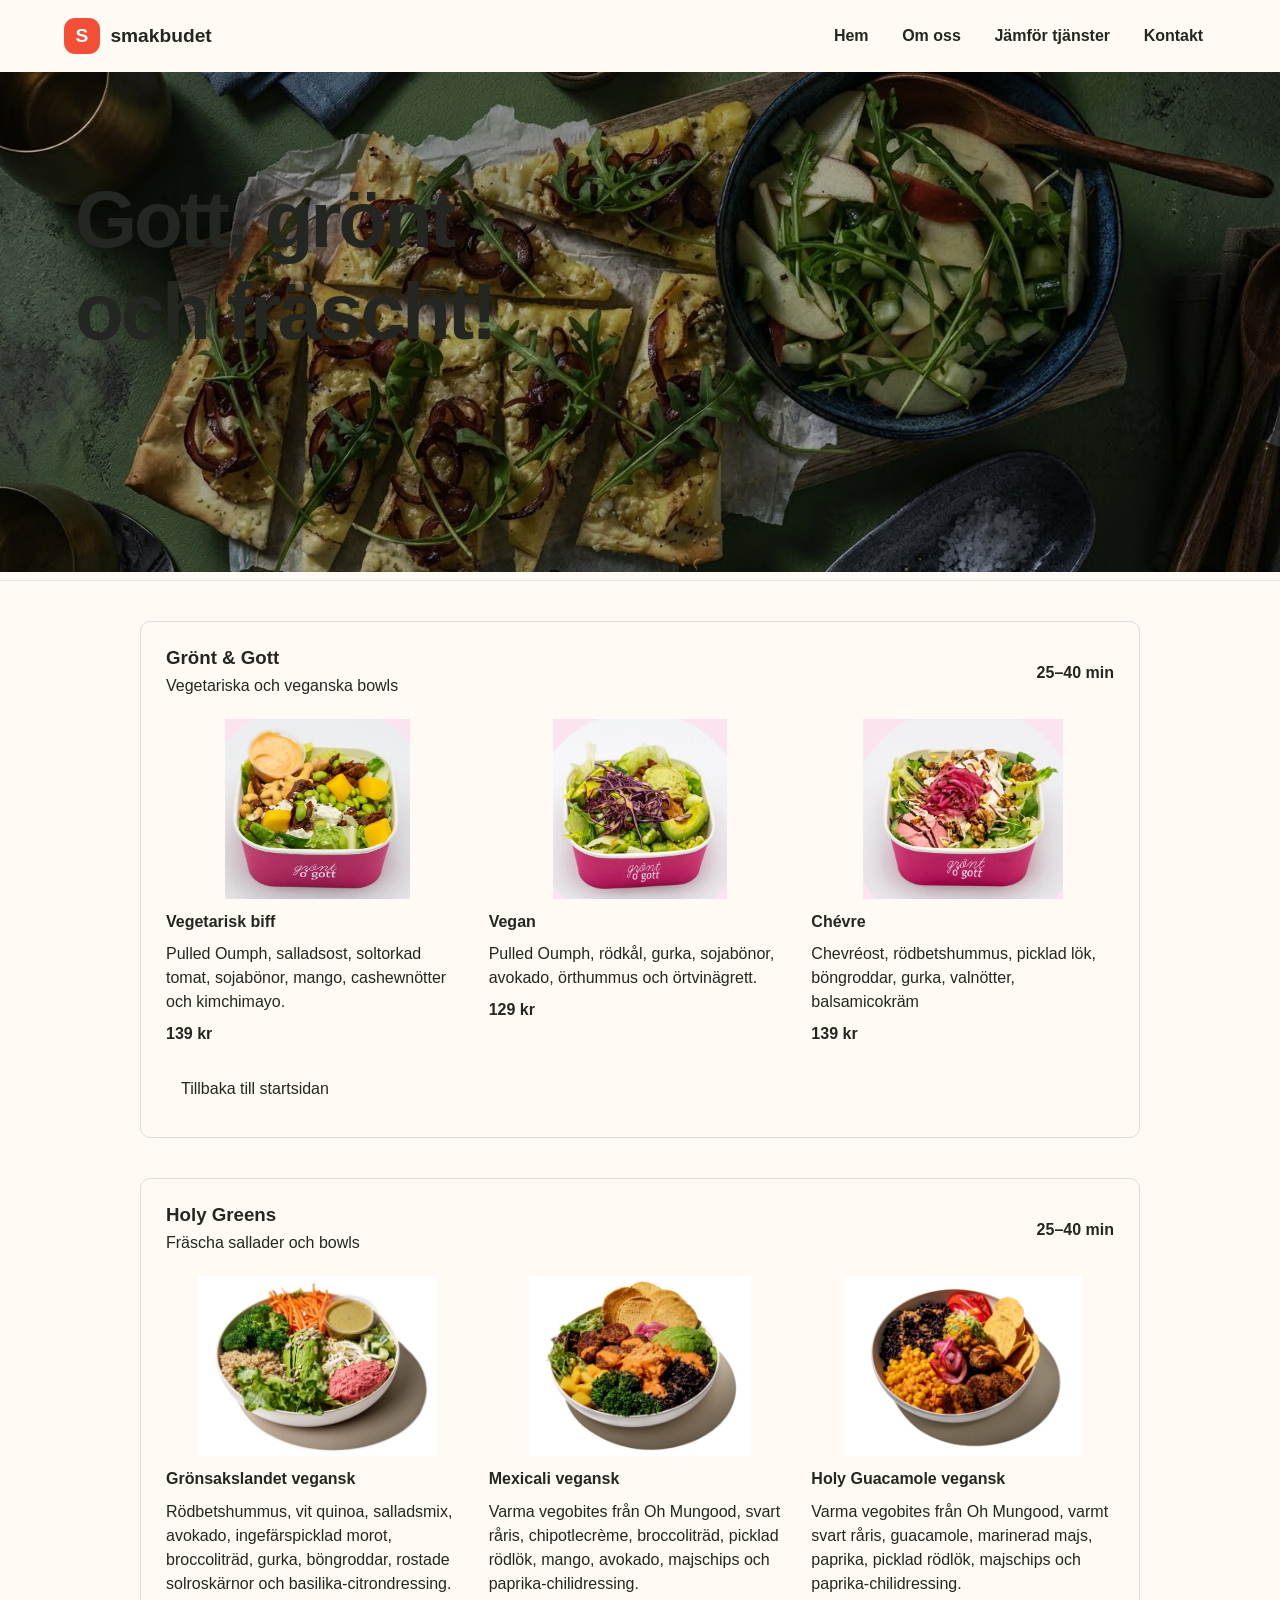
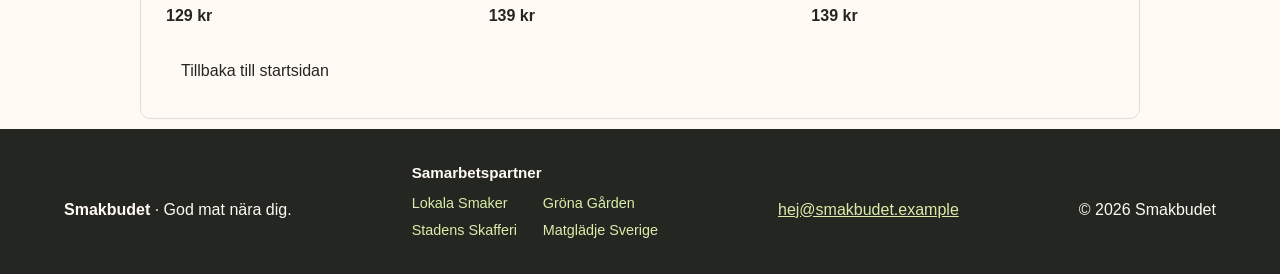
<file: veg.html>
<!DOCTYPE html>
<html lang="en">
<head>
    <meta charset="UTF-8">
    <meta name="viewport" content="width=device-width, initial-scale=1.0">
    <title>Vegetariskt</title>
    <link rel="stylesheet" href="css/restaurants.css"/>
    <link rel="stylesheet" href="css/image-animations.css">
</head>
<body>
    <a class="skip-link" href="#main-content">Hoppa till innehållet</a>

    <header class="site-header">
    
        <div class="container nav-shell">
            
            <a class="brand" href="#top" aria-label="Smakbudet, till startsidan">
                <span class="brand-mark" aria-hidden="true">S</span>
                <span>smakbudet</span>
            </a>
            
            <button class="menu-toggle" type="button" aria-label="Öppna meny" aria-expanded="false" aria-controls="site-navigation">
                <span></span><span></span><span></span>
            </button>
            
            <nav class="site-nav" id="site-navigation" aria-label="Huvudmeny">
                <a href="index.html">Hem</a>
                <a href="omOss.html">Om oss</a>
                <a href="jamforelse.html">Jämför tjänster</a>
                <a href="kontakt.html">Kontakt</a>
            </nav>
        </div>

        <img src="Images/veg.jpg" alt="Vegetarisk mat" width="500">
        <h1>Gott, grönt och fräscht!</h1>
    </header>

    <section class="restaurants" id="main-content" tabindex="-1">

        <div class="restaurants-container">

            <!-- Grönt & Gott -->
            <div class="restaurant-box">

                <div class="restaurant-header">
                    <div>
                        <h3>Grönt & Gott</h3>
                        <p>Vegetariska och veganska bowls</p>
                    </div>

                    <p class="delivery-time">
                        25–40 min
                    </p>
                </div>

                <div class="dishes-container">

                    <!-- Vegetarisk biff -->
                    <div class="dish">
                        <img src="Images/vegetariskBiff.png" alt="Vegetarisk biff">
                        <div class="dish-info">
                            <h4>Vegetarisk biff</h4>
                            <p>Pulled Oumph, salladsost, soltorkad tomat, sojabönor, mango, cashewnötter och kimchimayo.</p>
                            <p class="price">139 kr</p>
                        </div>
                    </div>

                    <!-- Vegan -->
                    <div class="dish">
                        <img src="Images/veganBowl.png" alt="Vegan bowl">
                        <div class="dish-info">
                            <h4>Vegan</h4>
                            <p>Pulled Oumph, rödkål, gurka, sojabönor, avokado, örthummus och örtvinägrett.</p>
                            <p class="price">129 kr</p>
                        </div>
                    </div>

                    <!-- Asiatisk vegan -->
                    <div class="dish">
                        <img src="Images/chevre.png" alt="Asiatisk vegan">
                        <div class="dish-info">
                            <h4>Chévre</h4>
                            <p>Chevréost, rödbetshummus, picklad lök, böngroddar, gurka, valnötter, balsamicokräm</p>
                            <p class="price">139 kr</p>
                        </div>
                    </div>
                </div>
                <a class="hem-link" href="index.html">Tillbaka till startsidan</a>
            </div>
        </div>

          <!-- Holy Greens -->
            <div class="restaurant-box">

                <div class="restaurant-header">
                    <div>
                        <h3>Holy Greens</h3>
                        <p>Fräscha sallader och bowls</p>
                    </div>

                    <p class="delivery-time">
                        25–40 min
                    </p>
                </div>

                <div class="dishes-container">

                    <!-- Grönsakslandet vegansk -->
                    <div class="dish">
                        <img src="Images/vegSalad.png" alt="Grönsakslandet vegansk">
                        <div class="dish-info">
                            <h4>Grönsakslandet vegansk</h4>
                            <p>Rödbetshummus, vit quinoa, salladsmix, avokado, ingefärspicklad morot, broccoliträd, gurka, böngroddar, rostade solroskärnor och basilika-citrondressing.</p>
                            <p class="price">129 kr</p>
                        </div>
                    </div>

                    <!-- Mexicali vegansk -->
                    <div class="dish">
                        <img src="Images/mexicali.png" alt="Mexicali vegansk">
                        <div class="dish-info">
                            <h4>Mexicali vegansk</h4>
                            <p>Varma vegobites från Oh Mungood, svart råris, chipotlecrème, broccoliträd, picklad rödlök, mango, avokado, majschips och paprika-chilidressing.</p>
                            <p class="price">139 kr</p>
                        </div>
                    </div>

                    <!-- Holy Guacamole vegansk -->
                    <div class="dish">
                        <img src="Images/holyGuacamole.png" alt="Holy Guacamole vegansk">
                        <div class="dish-info">
                            <h4>Holy Guacamole vegansk</h4>
                            <p>Varma vegobites från Oh Mungood, varmt svart råris, guacamole, marinerad majs, paprika, picklad rödlök, majschips och paprika-chilidressing.</p>
                            <p class="price">139 kr</p>
                        </div>
                    </div>
                </div>
                <a class="hem-link" href="index.html">Tillbaka till startsidan</a>
            </div>
        </div>

    </section>

   <!-- Sidfoten samlar företagsnamn och en klickbar e-postadress. -->
    <footer class="site-footer" id="kontakt">
        <div class="container site-footer-inner">
            <p><strong>Smakbudet</strong> · God mat nära dig.</p>
            <section class="footer-partners" aria-labelledby="partners-title">
                <h2 id="partners-title">Samarbetspartner</h2>
                <ul>
                    <li>Lokala Smaker</li>
                    <li>Gröna Gården</li>
                    <li>Stadens Skafferi</li>
                    <li>Matglädje Sverige</li>
                </ul>
            </section>
            <p><a href="mailto:hej@smakbudet.example">hej@smakbudet.example</a></p>
            <p>&copy; 2026 Smakbudet</p>
        </div>
    </footer>

    <script>
        const menuButton = document.querySelector(".menu-toggle");
        const navigation = document.querySelector("#site-navigation");

        menuButton.addEventListener("click", () => {
            const isExpanded = menuButton.getAttribute("aria-expanded") === "true";
            menuButton.setAttribute("aria-expanded", String(!isExpanded));
            menuButton.setAttribute("aria-label", isExpanded ? "Öppna meny" : "Stäng meny");
            navigation.classList.toggle("is-open", !isExpanded);
        });

        navigation.addEventListener("click", (event) => {
            if (event.target.closest("a")) {
                menuButton.setAttribute("aria-expanded", "false");
                menuButton.setAttribute("aria-label", "Öppna meny");
                navigation.classList.remove("is-open");
            }
        });
    </script>
</body>
</html>
</file>
<file: css/restaurants.css>
/* Globala designvärden samlas här så färger och avstånd kan ändras på ett ställe. */
:root {
    color-scheme: light dark;
    --color-page: #fffaf3;
    --color-surface: #ffffff;
    --color-ink: #242621;
    --color-muted: #686b62;
    --color-brand: #f24f36;
    --color-brand-dark: #d93d29;
    --color-accent: #b8d96b;
    --color-line: #e8e5dc;
    --space: 1rem;
    --content-width: 72rem;
    --radius: 1rem;
    font-family: "DM Sans", sans-serif;
}

/* Gör så att padding och kantlinjer räknas in i elementens angivna bredd. */
*,
*::before,
*::after {
    box-sizing: border-box;
}

/* Gör att interna länkar rullar mjukt till sina avsnitt. */
html {
    scroll-behavior: smooth;
}

/* Grundutseende för hela sidan: nollställ marginal och använd temats färger. */
body {
    margin: 0;
    background: var(--color-page);
    color: var(--color-ink);
    line-height: 1.6;
}

/* Länkar ärver textfärgen tills en särskild regel ger dem en annan färg. */
a {
    color: inherit;
}

/* Tydlig kontur visar vilket interaktivt element som har tangentbordsfokus. */
a:focus-visible,
button:focus-visible,
input:focus-visible {
    outline: 3px solid #197c67;
    outline-offset: 3px;
}

/* Hoppa-länken ligger utanför skärmen tills användaren når den med tangentbordet. */
.skip-link {
    position: absolute;
    z-index: 5;
    top: 0.5rem;
    left: 0.5rem;
    padding: 0.7rem 1rem;
    transform: translateY(-160%);
    background: var(--color-ink);
    color: var(--color-surface);
}

/* Flyttar fram hoppa-länken när den får fokus så den går att aktivera. */
.skip-link:focus {
    transform: translateY(0);
}

/* Begränsar innehållets maxbredd och lämnar marginal på små skärmar. */
.container {
    width: min(100% - 2rem, var(--content-width));
    margin-inline: auto;
}

/* Sidhuvudet ligger överst och får en diskret avdelande kantlinje. */
.site-header {
    position: relative;
    z-index: 2;
    background: var(--color-page);
    border-bottom: 1px solid var(--color-line);
}

header img {
    padding: 0;
    width: 100%;
    height: 500px;
    object-fit: cover;
    object-position: center;
}

header h1 {
    margin-top: 0;
    position: absolute;
    left: 75px;
    TOP: 30%;
}

header h1 {
    font-family: "Manrope", sans-serif;
    line-height: 1.15;
}

header h1 {
    max-width: 11ch;
    margin-bottom: 1rem;
    font-size: clamp(2.6rem, 8vw, 5rem);
    letter-spacing: -0.04em;
}

h3 {
    font-family: "Manrope", sans-serif;
    line-height: 1.15;
}

.service-banner {
    display: block;
    width: min(31.25rem, calc(100% - 2rem));
    height: auto;
    margin: 1.5rem auto 0;
}

.service-title {
    position: static;
    max-width: none;
    margin: 0.75rem auto 1.5rem;
    text-align: center;
}
/* Dessa delar använder Flexbox för att placera sina barn bredvid varandra. */
.nav-shell,
.site-nav,
.brand,
.hero-actions,
.section-heading,
.card-meta,
.site-footer-inner {
    display: flex;
    align-items: center;
}

/* Navigationens yttre rad får radbrytas så mobilmenyn kan ta en egen rad. */
.nav-shell {
    flex-wrap: wrap;
    min-height: 4.5rem;
    justify-content: space-between;
    gap: var(--space);
}

/* Varumärket visas som en klickbar logotyp med symbol och namn. */
.brand {
    gap: 0.65rem;
    color: var(--color-ink);
    font-family: "Manrope", sans-serif;
    font-size: 1.2rem;
    font-weight: 800;
    text-decoration: none;
}

/* Den färgade bokstavsytan utgör den enkla logotypsymbolen. */
.brand-mark {
    display: grid;
    width: 2.25rem;
    aspect-ratio: 1;
    place-items: center;
    border-radius: 0.7rem;
    background: var(--color-brand);
    color: white;
    font-size: 1.2rem;
}

/* Mobilens menyknapp har en fast tryckyta och centrerar de tre strecken. */
.menu-toggle {
    display: inline-grid;
    width: 2.75rem;
    aspect-ratio: 1;
    place-content: center;
    gap: 0.3rem;
    border: 1px solid var(--color-line);
    border-radius: 0.7rem;
    background: var(--color-surface);
    color: var(--color-ink);
    cursor: pointer;
}

/* Varje span blir ett av de tre dekorativa strecken i menyikonen. */
.menu-toggle span {
    width: 1.15rem;
    height: 2px;
    background: currentColor;
}

/* På mobil är navigationen dold tills knappen lägger till klassen is-open. */
.site-nav {
    position: static;
    display: none;
    align-items: stretch;
    flex-direction: column;
    flex-basis: 100%;
    gap: 0.2rem;
    padding: 0.75rem 1rem 1rem;
    border-bottom: 1px solid var(--color-line);
    background: var(--color-page);
}

/* Klassen sätts av JavaScript när användaren öppnar mobilmenyn. */
.site-nav.is-open {
    display: flex;
}

/* Menylänkar får en stor klickyta och tydlig textvikt. */
.site-nav a {
    padding: 0.7rem 0.5rem;
    border-radius: 0.45rem;
    font-weight: 600;
    text-decoration: none;
}

/* Hover visar visuellt vilken menylänk pekaren är över. */
.site-nav a:hover {
    background: var(--color-line);
}

/* Sektionen */
.restaurants {
    text-align: center;
}

.restaurants-container {
    display: flex;
    flex-wrap: wrap;
    justify-content: center;
    margin: 30px;
    gap: 10px;
}

.restaurant-box {
    width: 90%;
    max-width: 1000px;
    margin: 10px auto;
    box-sizing: border-box;
    padding: 25px;
    border: 1px solid #ddd;
    border-radius: 10px;
    display: flex;
    flex-direction: column;
    gap: 20px;
    text-align: left;
}

/* Restaurangnamn och leveranstid */
.restaurant-header {
    display: flex;
    justify-content: space-between;
    align-items: center;
    gap: 15px;
}

.restaurant-header h3 {
    margin: 0 0 5px;
}

.restaurant-header p {
    margin: 0;
}

.delivery-time {
    white-space: nowrap;
    font-weight: bold;
}

.dishes-container {
    display: flex;
    /* flex-direction: row; */
    gap: 20px;
}

/* Varje maträtt */
.dish {
    flex: 1;
    min-width: 0;
    display: flex;
    flex-direction: column; /*bilden och texten läggs under varandra*/
    gap: 10px;
}

/* Matbilder */
.dish img {
    width: 100%;
    height: 180px;
    object-fit: cover;
    object-fit: contain;
    border-radius: 10px;
}

/* Information om maträtterna */
.dish-info {
    display: flex;
    flex-direction: column; /*namn, ingr, pris läggs under varandra*/
    gap: 8px;
}

.dish-info h4 {
    margin: 0;
}

.dish-info p {
    margin: 0;
    line-height: 1.5;
}

/* Pris */
.price {
    font-weight: bold;
}

/* Tillbaka-länk */
.hem-link {
    align-self: flex-start;
    text-decoration: none;
    padding: 10px 15px;
    border-radius: 6px;
}

/* Mobilanpassning */
@media (max-width: 600px) {

    header h1 {
        top: 70%;
        left: 10%;
    }

    .dishes-container {
        flex-direction: column;
    }

    .dish img {
        height: 220px;
    }

    .restaurant-box {
        width: 100%;
        box-sizing: border-box;
    }

    .restaurant-header {
        align-items: flex-start;
    }
}

/* Sidfoten använder en mörk kontrastyta för kontakt- och företagsinformation. */
.site-footer {
    padding-block: 2rem;
    background: #242621;
    color: #fffaf3;
}

/* Footerinnehållet staplas på mobil och placeras på rad när utrymmet räcker. */
.site-footer-inner {
    align-items: flex-start;
    flex-direction: column;
    justify-content: space-between;
    gap: 0.5rem;
}

.footer-partners h2 {
            margin: 0 0 0.4rem;
            font-size: 0.95rem;
}

.footer-partners ul {
    display: grid;
    grid-template-columns: repeat(2, minmax(0, 1fr));
    gap: 0.25rem 1rem;
    margin: 0;
    padding: 0;
    list-style: none;
    color: #d9edaa;
    font-size: 0.9rem;
}

/* Tar bort onödigt standardmellanrum under varje rad i sidfoten. */
.site-footer p {
    margin-bottom: 0;
}

/* Ger e-postlänken en ljus färg med kontrast mot den mörka sidfoten. */
.site-footer a {
    color: #d9edaa;
}

/* Mellanstora skärmar får två kortkolumner och mer horisontell layout. */
@media (min-width: 40rem) {
    .site-footer-inner {
        align-items: center;
        flex-direction: row;
    }
}

/* Breda skärmar visar horisontell navigation och fyra restaurangkolumner. */
@media (min-width: 56rem) {
    .nav-shell {
        flex-wrap: nowrap;
    }

    .menu-toggle {
        display: none;
    }

    .site-nav,
    .site-nav.is-open {
        position: static;
        display: flex;
        align-items: center;
        flex-direction: row;
        flex-basis: auto;
        gap: 0.5rem;
        padding: 0;
        border: 0;
    }

    .site-nav a {
        padding: 0.65rem 0.8rem;
    }

}

/* Anpassar färgvariabler och bildöverlägg efter användarens mörka systemtema. */
@media (prefers-color-scheme: dark) {
    :root {
        --color-page: #1d211c;
        --color-surface: #292e27;
        --color-ink: #f6f4eb;
        --color-muted: #c1c4b9;
        --color-brand: #ff765f;
        --color-brand-dark: #ff927f;
        --color-accent: #a7c95e;
        --color-line: #41463e;
    }
    .site-footer a {
        color: #d2ed9a;
    }
}

/* Respekterar inställningen för minskad rörelse genom att nästan ta bort animationer. */
@media (prefers-reduced-motion: reduce) {
    *,
    *::before,
    *::after {
        scroll-behavior: auto !important;
        animation-duration: 0.01ms !important;
        animation-iteration-count: 1 !important;
        transition-duration: 0.01ms !important;
    }
}
</file>
<file: css/image-animations.css>
img {
    transform-origin: center;
    transition: transform 300ms ease-out;
}

@keyframes enlarge-image {
    from {
        transform: scale(1);
    }

    to {
        transform: scale(1.5);
    }
}

img:hover,
img:focus-visible {
    animation: enlarge-image 450ms ease-out forwards;
}

@media (prefers-reduced-motion: reduce) {
    img {
        transition: none;
    }

    img:hover,
    img:focus-visible {
        animation: none;
        transform: none;
    }
}
</file>
<file: css/style.css>
/* Globala designvärden samlas här så färger och avstånd kan ändras på ett ställe. */
:root {
            color-scheme: light dark;
            --color-page: #fffaf3;
            --color-surface: #ffffff;
            --color-ink: #242621;
            --color-muted: #686b62;
            --color-brand: #f24f36;
            --color-brand-dark: #d93d29;
            --color-accent: #b8d96b;
            --color-line: #e8e5dc;
            --space: 1rem;
            --content-width: 72rem;
            --radius: 1rem;
            font-family: "DM Sans", sans-serif;
        }

        /* Gör så att padding och kantlinjer räknas in i elementens angivna bredd. */
        *,
        *::before,
        *::after {
            box-sizing: border-box;
        }

        /* Gör att interna länkar rullar mjukt till sina avsnitt. */
        html {
            scroll-behavior: smooth;
        }

        /* Grundutseende för hela sidan: nollställ marginal och använd temats färger. */
        body {
            margin: 0;
            background: var(--color-page);
            color: var(--color-ink);
            line-height: 1.6;
        }

        /* Länkar ärver textfärgen tills en särskild regel ger dem en annan färg. */
        a {
            color: inherit;
        }

        /* Tydlig kontur visar vilket interaktivt element som har tangentbordsfokus. */
        a:focus-visible,
        button:focus-visible,
        input:focus-visible {
            outline: 3px solid #197c67;
            outline-offset: 3px;
        }

        /* Hoppa-länken ligger utanför skärmen tills användaren når den med tangentbordet. */
        .skip-link {
            position: absolute;
            z-index: 5;
            top: 0.5rem;
            left: 0.5rem;
            padding: 0.7rem 1rem;
            transform: translateY(-160%);
            background: var(--color-ink);
            color: var(--color-surface);
        }

        /* Flyttar fram hoppa-länken när den får fokus så den går att aktivera. */
        .skip-link:focus {
            transform: translateY(0);
        }

        /* Begränsar innehållets maxbredd och lämnar marginal på små skärmar. */
        .container {
            width: min(100% - 2rem, var(--content-width));
            margin-inline: auto;
        }

        /* Döljer etiketten visuellt men behåller den tillgänglig för skärmläsare. */
        .visually-hidden {
            position: absolute;
            width: 1px;
            height: 1px;
            padding: 0;
            margin: -1px;
            overflow: hidden;
            clip: rect(0, 0, 0, 0);
            white-space: nowrap;
            border: 0;
        }

        /* Sidhuvudet ligger överst och får en diskret avdelande kantlinje. */
        .site-header {
            position: relative;
            z-index: 2;
            background: var(--color-page);
            border-bottom: 1px solid var(--color-line);
        }

        /* Dessa delar använder Flexbox för att placera sina barn bredvid varandra. */
        .nav-shell,
        .site-nav,
        .brand,
        .hero-actions,
        .section-heading,
        .card-meta,
        .site-footer-inner {
            display: flex;
            align-items: center;
        }

        /* Navigationens yttre rad får radbrytas så mobilmenyn kan ta en egen rad. */
        .nav-shell {
            flex-wrap: wrap;
            min-height: 4.5rem;
            justify-content: space-between;
            gap: var(--space);
        }

        /* Varumärket visas som en klickbar logotyp med symbol och namn. */
        .brand {
            gap: 0.65rem;
            color: var(--color-ink);
            font-family: "Manrope", sans-serif;
            font-size: 1.2rem;
            font-weight: 800;
            text-decoration: none;
        }

        /* Den färgade bokstavsytan utgör den enkla logotypsymbolen. */
        .brand-mark {
            display: grid;
            width: 2.25rem;
            aspect-ratio: 1;
            place-items: center;
            border-radius: 0.7rem;
            background: var(--color-brand);
            color: white;
            font-size: 1.2rem;
        }

        /* Mobilens menyknapp har en fast tryckyta och centrerar de tre strecken. */
        .menu-toggle {
            display: inline-grid;
            width: 2.75rem;
            aspect-ratio: 1;
            place-content: center;
            gap: 0.3rem;
            border: 1px solid var(--color-line);
            border-radius: 0.7rem;
            background: var(--color-surface);
            color: var(--color-ink);
            cursor: pointer;
        }

        /* Varje span blir ett av de tre dekorativa strecken i menyikonen. */
        .menu-toggle span {
            width: 1.15rem;
            height: 2px;
            background: currentColor;
        }

        /* På mobil är navigationen dold tills knappen lägger till klassen is-open. */
        .site-nav {
            position: static;
            display: none;
            align-items: stretch;
            flex-direction: column;
            flex-basis: 100%;
            gap: 0.2rem;
            padding: 0.75rem 1rem 1rem;
            border-bottom: 1px solid var(--color-line);
            background: var(--color-page);
        }

        /* Klassen sätts av JavaScript när användaren öppnar mobilmenyn. */
        .site-nav.is-open {
            display: flex;
        }

        /* Menylänkar får en stor klickyta och tydlig textvikt. */
        .site-nav a {
            padding: 0.7rem 0.5rem;
            border-radius: 0.45rem;
            font-weight: 600;
            text-decoration: none;
        }

        /* Hover visar visuellt vilken menylänk pekaren är över. */
        .site-nav a:hover {
            background: var(--color-line);
        }

        /* Kampanjytan kombinerar matfoto och färgöverlägg så texten förblir läsbar. */
        .hero {
            padding-block: clamp(3.5rem, 9vw, 7rem);
            overflow: hidden;
            background-color: #f6e9d4;
            background-image: linear-gradient(90deg, rgb(246 233 212 / 96%) 0%, rgb(246 233 212 / 88%) 46%, rgb(246 233 212 / 12%) 100%), url("https://images.unsplash.com/photo-1547592180-85f173990554?auto=format&fit=crop&w=1800&q=85");
            background-position: center, 70% 52%;
            background-size: 100% 100%, 100% auto;
            animation: hero-arrive 700ms ease-out both;
            transition: background-size 450ms ease-out;
        }

        .hero:hover {
            background-size: 100% 100%, 150% auto;
        }

        /* Begränsar textkolumnen så rubrik och ingress inte blir för breda. */
        .hero-content {
            max-width: 40rem;
        }

        /* Små versala etiketter ger sammanhang före avsnittens större rubriker. */
        .eyebrow {
            margin: 0 0 0.75rem;
            color: #4c6a29;
            font-size: 0.78rem;
            font-weight: 800;
            letter-spacing: 0.08em;
            text-transform: uppercase;
        }

        /* Tar bort övre standardmarginal och ger rubriker ett gemensamt typsnitt. */
        h1,
        h2,
        h3,
        p {
            margin-top: 0;
        }

        h1,
        h2,
        h3 {
            font-family: "Manrope", sans-serif;
            line-height: 1.15;
        }

        /* Huvudrubriken får responsiv storlek och en begränsad radlängd. */
        h1 {
            max-width: 11ch;
            margin-bottom: 1rem;
            font-size: clamp(2.6rem, 8vw, 5rem);
            letter-spacing: -0.04em;
        }

        /* Ingressen under huvudrubriken får lugnare färg och behaglig bredd. */
        .hero-copy {
            max-width: 34rem;
            margin-bottom: 1.5rem;
            color: #45483e;
            font-size: 1.1rem;
        }

        /* Håller sökfält och eventuell åtgärd samlade; på mobil staplas de. */
        .hero-actions {
            align-items: stretch;
            flex-direction: column;
            gap: 0.7rem;
            max-width: 24rem;
        }

        /* Adressformuläret ramar in inmatningsfält och sökknapp som en enhet. */
        .address-form {
            display: flex;
            min-width: 0;
            padding: 0.35rem;
            border: 1px solid #d6d0c3;
            border-radius: 0.75rem;
            background: white;
        }

        /* Fältet får växa inom formuläret utan att trycka ut knappen. */
        .address-form input {
            width: 100%;
            min-width: 0;
            padding: 0.55rem;
            border: 0;
            background: transparent;
            color: #242621;
            font: inherit;
        }

        /* Gemensamt utseende för åtgärdsknappen, med tillräcklig höjd och kontrast. */
        .button {
            display: inline-flex;
            min-height: 2.9rem;
            align-items: center;
            justify-content: center;
            padding: 0.65rem 1rem;
            border: 0;
            border-radius: 0.65rem;
            background: var(--color-brand);
            color: white;
            font: inherit;
            font-weight: 700;
            text-decoration: none;
            transition: background-color 160ms ease, transform 160ms ease;
            cursor: pointer;
        }

        /* En liten rörelse och färgändring ger återkoppling vid pekarinteraktion. */
        .button:hover {
            transform: translateY(-2px);
            background: var(--color-brand-dark);
        }

        /* Hindrar knappen från att krympa när textfältet får mer plats. */
        .address-form .button {
            flex: 0 0 auto;
        }

        /* Ger innehållssektionerna responsivt vertikalt mellanrum. */
        .section {
            padding-block: clamp(3rem, 7vw, 5rem);
        }

        /* Rubrik och länk ställs mot varandra i sektionens introduktionsrad. */
        .section-heading {
            align-items: end;
            justify-content: space-between;
            gap: var(--space);
            margin-bottom: 1.5rem;
        }

        /* Storlek och mellanrum för rubriker i sektionernas introduktionsrad. */
        .section-heading h2 {
            margin-bottom: 0.3rem;
            font-size: clamp(1.7rem, 4vw, 2.5rem);
            letter-spacing: -0.03em;
        }

        /* Beskrivande text i rubrikraden får en dämpad färg. */
        .section-heading p {
            margin-bottom: 0;
            color: var(--color-muted);
        }

        /* Länken till restaurangförslag får tydlig färg och understrykning. */
        .text-link {
            flex: 0 0 auto;
            color: var(--color-brand-dark);
            font-weight: 700;
            text-decoration-thickness: 2px;
            text-underline-offset: 0.2em;
        }

        /* Restaurangerna ligger i en kolumn först; media queries lägger till kolumner. */
        .restaurant-grid {
            display: grid;
            grid-template-columns: 1fr;
            gap: 1rem;
        }

        /* Varje restaurang får en avgränsad yta, rundade hörn och inträdesanimation. */
        .restaurant-card {
            overflow: hidden;
            border: 1px solid var(--color-line);
            border-radius: var(--radius);
            background: var(--color-surface);
            animation: card-arrive 500ms ease-out both;
            transition: transform 180ms ease, box-shadow 180ms ease;
        }

        /* Länken fyller hela kortet och ärver utseendet utan understrykning. */
        .restaurant-card a {
            display: block;
            color: inherit;
            text-decoration: none;
            height: 100%;
        }

        .restaurant-card:hover {
            transform: translateY(-3px);
            box-shadow: 0 8px 24px rgba(0, 0, 0, 0.08);
        }

        .restaurant-card:hover h3 {
            color: var(--color-brand);
        }

        /* Fördröj kortens animation stegvis så de inte visas samtidigt. */
        .restaurant-card:nth-child(2) {
            animation-delay: 100ms;
        }

        /* Tredje kortet får ytterligare en liten animationsfördröjning. */
        .restaurant-card:nth-child(3) {
            animation-delay: 200ms;
        }

        /* Fjärde kortet avslutar den stegvisa visningen av restaurangkorten. */
        .restaurant-card:nth-child(4) {
            animation-delay: 300ms;
        }

        /* Bilderna fyller kortets bredd och beskärs jämnt till samma bildformat. */
        .restaurant-card img {
            display: block;
            width: 100%;
            aspect-ratio: 16 / 10;
            object-fit: cover;
        }

        /* Inre marginal håller text och metadata borta från kortets kanter. */
        .card-content {
            padding: 1rem;
        }

        /* Restaurangnamnet är kortets tredje rubriknivå. */
        .card-content h3 {
            margin-bottom: 0.35rem;
            font-size: 1.15rem;
        }

        /* Kökstyp och kategori presenteras som sekundär information. */
        .card-content p {
            margin-bottom: 0.85rem;
            color: var(--color-muted);
            font-size: 0.92rem;
        }

        /* Betyg och uppskattad leveranstid placeras i varsin ände av raden. */
        .card-meta {
            justify-content: space-between;
            gap: 0.5rem;
            color: var(--color-muted);
            font-size: 0.85rem;
        }

        /* Gör betyget lätt att hitta utan att enbart förlita sig på stjärnfärgen. */
        .rating {
            color: var(--color-ink);
            font-weight: 700;
        }

        /* Företagsbeskrivningen skiljs från resten med accentfärg och mörk text. */
        .about-band {
            background: var(--color-accent);
            color: #222b18;
        }

        /* Grid delar upp företagsdelen i rubrik och beskrivning på större skärmar. */
        .about-inner {
            display: grid;
            gap: 1rem;
        }

        /* Rubriken i företagsdelen får en storlek som anpassas efter skärmen. */
        .about-inner h2 {
            margin-bottom: 0;
            font-size: clamp(1.8rem, 4vw, 2.6rem);
        }

        /* Begränsar textbredden för att göra beskrivningen lättare att läsa. */
        .about-inner p {
            max-width: 44rem;
            margin-bottom: 0;
        }

        /* Sidfoten använder en mörk kontrastyta för kontakt- och företagsinformation. */
        .site-footer {
            padding-block: 2rem;
            background: #242621;
            color: #fffaf3;
        }

        /* Footerinnehållet staplas på mobil och placeras på rad när utrymmet räcker. */
        .site-footer-inner {
            align-items: flex-start;
            flex-direction: column;
            justify-content: space-between;
            gap: 0.5rem;
        }

        .footer-partners h2 {
            margin: 0 0 0.4rem;
            font-size: 0.95rem;
        }

        .footer-partners ul {
            display: grid;
            grid-template-columns: repeat(2, minmax(0, 1fr));
            gap: 0.25rem 1rem;
            margin: 0;
            padding: 0;
            list-style: none;
            color: #d9edaa;
            font-size: 0.9rem;
        }

        /* Tar bort onödigt standardmellanrum under varje rad i sidfoten. */
        .site-footer p {
            margin-bottom: 0;
        }

        /* Ger e-postlänken en ljus färg med kontrast mot den mörka sidfoten. */
        .site-footer a {
            color: #d9edaa;
        }

        .table-scroll {
            max-width: 100%;
            overflow-x: auto;
            overscroll-behavior-inline: contain;
            -webkit-overflow-scrolling: touch;
            border: 1px solid var(--color-line);
            border-radius: 0.5rem;
            background: var(--color-surface);
        }

        .table-scroll:focus-visible {
            outline: 3px solid #197c67;
            outline-offset: 3px;
        }

        .service-table {
            width: 100%;
            min-width: 48rem;
            border-collapse: collapse;
            color: var(--color-ink);
            background: var(--color-surface);
            text-align: left;
        }

        .service-table caption {
            padding: 1rem;
            color: var(--color-ink);
            font-family: "Manrope", sans-serif;
            font-size: 1.1rem;
            font-weight: 700;
            text-align: left;
        }

        .service-table th,
        .service-table td {
            padding: 0.9rem 1rem;
            border-top: 1px solid var(--color-line);
            vertical-align: top;
        }

        .service-table thead th {
            background: var(--color-ink);
            color: var(--color-surface);
        }

        .service-table tbody th {
            font-weight: 700;
        }

        /* Kampanjytan tonas in och glider försiktigt upp när sidan visas. */
        @keyframes hero-arrive {
            0% { opacity: 0; transform: translateY(12px); }
            60% { opacity: 1; }
            100% { opacity: 1; transform: translateY(0); }
        }

        /* Restaurangkorten tonas in och rör sig lite uppåt vid sidladdning. */
        @keyframes card-arrive {
            0% { opacity: 0; transform: translateY(14px); }
            70% { opacity: 1; }
            100% { opacity: 1; transform: translateY(0); }
        }

        /* Mellanstora skärmar får två kortkolumner och mer horisontell layout. */
        @media (min-width: 40rem) {
            .hero-actions {
                flex-direction: row;
                max-width: 34rem;
            }

            .address-form {
                flex: 1;
            }

            .restaurant-grid {
                grid-template-columns: repeat(2, minmax(0, 1fr));
                gap: 1.25rem;
            }

            .about-inner {
                grid-template-columns: minmax(12rem, 0.8fr) 1.2fr;
                align-items: center;
                gap: 3rem;
            }

            .site-footer-inner {
                align-items: center;
                display: grid;
                grid-template-columns: 1fr 2fr;
                gap: 1rem 2rem;
            }

            .footer-partners {
                grid-column: 1 / -1;
            }
        }

        /* Breda skärmar visar horisontell navigation och fyra restaurangkolumner. */
        @media (min-width: 56rem) {
            .nav-shell {
                flex-wrap: nowrap;
            }

            .menu-toggle {
                display: none;
            }

            .site-nav,
            .site-nav.is-open {
                position: static;
                display: flex;
                align-items: center;
                flex-direction: row;
                flex-basis: auto;
                gap: 0.5rem;
                padding: 0;
                border: 0;
            }

            .site-nav a {
                padding: 0.65rem 0.8rem;
            }

            .restaurant-grid {
                grid-template-columns: repeat(4, minmax(0, 1fr));
            }
        }

        /* Anpassar färgvariabler och bildöverlägg efter användarens mörka systemtema. */
        @media (prefers-color-scheme: dark) {
            :root {
                --color-page: #1d211c;
                --color-surface: #292e27;
                --color-ink: #f6f4eb;
                --color-muted: #c1c4b9;
                --color-brand: #ff765f;
                --color-brand-dark: #ff927f;
                --color-accent: #a7c95e;
                --color-line: #41463e;
            }

            .hero {
                background-image: linear-gradient(90deg, rgb(29 33 28 / 96%) 0%, rgb(29 33 28 / 87%) 46%, rgb(29 33 28 / 20%) 100%), url("https://images.unsplash.com/photo-1547592180-85f173990554?auto=format&fit=crop&w=1800&q=85");
            }

            .hero-copy {
                color: #e3e2d9;
            }

            .eyebrow {
                color: #d2ed9a;
            }

            .address-form {
                border-color: #55594f;
                background: #fff;
            }

            .text-link,
            .site-footer a {
                color: #d2ed9a;
            }
        }

        /* Respekterar inställningen för minskad rörelse genom att nästan ta bort animationer. */
        @media (prefers-reduced-motion: reduce) {
            *,
            *::before,
            *::after {
                scroll-behavior: auto !important;
                animation-duration: 0.01ms !important;
                animation-iteration-count: 1 !important;
                transition-duration: 0.01ms !important;
            }
        }
</file>
<file: css/kontakt.css>
/* Globala designvärden samlas här så färger och avstånd kan ändras på ett ställe. */
:root {
    color-scheme: light dark;
    --color-page: #fffaf3;
    --color-surface: #ffffff;
    --color-ink: #242621;
    --color-muted: #686b62;
    --color-brand: #f24f36;
    --color-brand-dark: #d93d29;
    --color-accent: #b8d96b;
    --color-line: #e8e5dc;
    --space: 1rem;
    --content-width: 72rem;
    --radius: 1rem;
    font-family: "DM Sans", sans-serif;
}

/* Gör så att padding och kantlinjer räknas in i elementens angivna bredd. */
*,
*::before,
*::after {
    box-sizing: border-box;
}

/* Gör att interna länkar rullar mjukt till sina avsnitt. */
html {
    scroll-behavior: smooth;
}

/* Grundutseende för hela sidan: nollställ marginal och använd temats färger. */
body {
    margin: 0;
    background: var(--color-page);
    color: var(--color-ink);
    line-height: 1.6;
}

/* Länkar ärver textfärgen tills en särskild regel ger dem en annan färg. */
a {
    color: inherit;
}

/* Tydlig kontur visar vilket interaktivt element som har tangentbordsfokus. */
a:focus-visible,
button:focus-visible,
input:focus-visible {
    outline: 3px solid #197c67;
    outline-offset: 3px;
}

/* Hoppa-länken ligger utanför skärmen tills användaren når den med tangentbordet. */
.skip-link {
    position: absolute;
    z-index: 5;
    top: 0.5rem;
    left: 0.5rem;
    padding: 0.7rem 1rem;
    transform: translateY(-160%);
    background: var(--color-ink);
    color: var(--color-surface);
}

/* Flyttar fram hoppa-länken när den får fokus så den går att aktivera. */
.skip-link:focus {
    transform: translateY(0);
}

/* Begränsar innehållets maxbredd och lämnar marginal på små skärmar. */
.container {
    width: min(100% - 2rem, var(--content-width));
    margin-inline: auto;
}

/* Sidhuvudet ligger överst och får en diskret avdelande kantlinje. */
.site-header {
    position: relative;
    z-index: 2;
    background: var(--color-page);
    border-bottom: 1px solid var(--color-line);
}

header img {
    padding: 0;
    width: 100%;
    height: 500px;
    object-fit: cover;
    object-position: center;
}

header h1 {
    margin-top: 0;
    position: absolute;
    left: 75px;
    TOP: 30%;
    color: var(--color-surface);
}

header h1 {
    font-family: "Manrope", sans-serif;
    line-height: 1.15;
}

header h1 {
    max-width: 11ch;
    margin-bottom: 1rem;
    font-size: clamp(2.6rem, 8vw, 5rem);
    letter-spacing: -0.04em;
}

/* Rubriker delar typsnitt och radhöjd. */
h2,
h3 {
    font-family: "Manrope", sans-serif;
    line-height: 1.15;
}

/* Dessa delar använder Flexbox för att placera sina barn bredvid varandra. */
.nav-shell,
.site-nav,
.brand,
.hero-actions,
.section-heading,
.card-meta,
.site-footer-inner {
    display: flex;
    align-items: center;
}

/* Navigationens yttre rad får radbrytas så mobilmenyn kan ta en egen rad. */
.nav-shell {
    flex-wrap: wrap;
    min-height: 4.5rem;
    justify-content: space-between;
    gap: var(--space);
}

/* Varumärket visas som en klickbar logotyp med symbol och namn. */
.brand {
    gap: 0.65rem;
    color: var(--color-ink);
    font-family: "Manrope", sans-serif;
    font-size: 1.2rem;
    font-weight: 800;
    text-decoration: none;
}

/* Den färgade bokstavsytan utgör den enkla logotypsymbolen. */
.brand-mark {
    display: grid;
    width: 2.25rem;
    aspect-ratio: 1;
    place-items: center;
    border-radius: 0.7rem;
    background: var(--color-brand);
    color: white;
    font-size: 1.2rem;
}

/* Mobilens menyknapp har en fast tryckyta och centrerar de tre strecken. */
.menu-toggle {
    display: inline-grid;
    width: 2.75rem;
    aspect-ratio: 1;
    place-content: center;
    gap: 0.3rem;
    border: 1px solid var(--color-line);
    border-radius: 0.7rem;
    background: var(--color-surface);
    color: var(--color-ink);
    cursor: pointer;
}

/* Varje span blir ett av de tre dekorativa strecken i menyikonen. */
.menu-toggle span {
    width: 1.15rem;
    height: 2px;
    background: currentColor;
}

/* På mobil är navigationen dold tills knappen lägger till klassen is-open. */
.site-nav {
    position: static;
    display: none;
    align-items: stretch;
    flex-direction: column;
    flex-basis: 100%;
    gap: 0.2rem;
    padding: 0.75rem 1rem 1rem;
    border-bottom: 1px solid var(--color-line);
    background: var(--color-page);
}

/* Klassen sätts av JavaScript när användaren öppnar mobilmenyn. */
.site-nav.is-open {
    display: flex;
}

/* Menylänkar får en stor klickyta och tydlig textvikt. */
.site-nav a {
    padding: 0.7rem 0.5rem;
    border-radius: 0.45rem;
    font-weight: 600;
    text-decoration: none;
}

/* Hover visar visuellt vilken menylänk pekaren är över. */
.site-nav a:hover {
    background: var(--color-line);
}

.team {
    text-align: center;
}

.team-card {
    --bs-card-bg: var(--color-surface);
    --bs-card-color: var(--color-ink);
    --bs-card-border-color: var(--color-line);
    text-align: left;
}

.team-photo-frame {
    height: 220px;
    overflow: hidden;
}

.team-photo {
    width: 200px;
    height: 100%;
    object-fit: cover;
}

.team-card .card-link {
    color: var(--color-brand-dark);
    overflow-wrap: anywhere;
}

/* Sidfoten använder en mörk kontrastyta för kontakt- och företagsinformation. */
.site-footer {
    padding-block: 2rem;
    background: #242621;
    color: #fffaf3;
}

/* Footerinnehållet staplas på mobil och placeras på rad när utrymmet räcker. */
.site-footer-inner {
    align-items: flex-start;
    flex-direction: column;
    justify-content: space-between;
    gap: 0.5rem;
}

.footer-partners h2 {
            margin: 0 0 0.4rem;
            font-size: 0.95rem;
}

.footer-partners ul {
    display: grid;
    grid-template-columns: repeat(2, minmax(0, 1fr));
    gap: 0.25rem 1rem;
    margin: 0;
    padding: 0;
    list-style: none;
    color: #d9edaa;
    font-size: 0.9rem;
}


/* Tar bort onödigt standardmellanrum under varje rad i sidfoten. */
.site-footer p {
    margin-bottom: 0;
}

/* Ger e-postlänken en ljus färg med kontrast mot den mörka sidfoten. */
.site-footer a {
    color: #d9edaa;
}

/* Mellanstora skärmar får en mer horisontell sidfotslayout. */
@media (min-width: 40rem) {
    .site-footer-inner {
        align-items: center;
        flex-direction: row;
    }
}

/* Breda skärmar visar horisontell navigation och fyra restaurangkolumner. */
@media (min-width: 56rem) {
    .nav-shell {
        flex-wrap: nowrap;
    }

    .menu-toggle {
        display: none;
    }

    .site-nav,
    .site-nav.is-open {
        position: static;
        display: flex;
        align-items: center;
        flex-direction: row;
        flex-basis: auto;
        gap: 0.5rem;
        padding: 0;
        border: 0;
    }

    .site-nav a {
        padding: 0.65rem 0.8rem;
    }

}

/* Anpassar färgvariabler och bildöverlägg efter användarens mörka systemtema. */
@media (prefers-color-scheme: dark) {
    :root {
        --color-page: #1d211c;
        --color-surface: #292e27;
        --color-ink: #f6f4eb;
        --color-muted: #c1c4b9;
        --color-brand: #ff765f;
        --color-brand-dark: #ff927f;
        --color-accent: #a7c95e;
        --color-line: #41463e;
    }

    .site-footer a {
        color: #d2ed9a;
    }
}

/* Respekterar inställningen för minskad rörelse genom att nästan ta bort animationer. */
@media (prefers-reduced-motion: reduce) {
    *,
    *::before,
    *::after {
        scroll-behavior: auto !important;
        animation-duration: 0.01ms !important;
        animation-iteration-count: 1 !important;
        transition-duration: 0.01ms !important;
    }
}
</file>
<file: css/omOss.css>
/* Globala designvärden samlas här så färger och avstånd kan ändras på ett ställe. */
:root {
    color-scheme: light dark;
    --color-page: #fffaf3;
    --color-surface: #ffffff;
    --color-ink: #242621;
    --color-brand: #f24f36;
    --color-line: #e8e5dc;
    --space: 1rem;
    --content-width: 72rem;
    font-family: "DM Sans", sans-serif;
}

/* Gör så att padding och kantlinjer räknas in i elementens angivna bredd. */
*,
*::before,
*::after {
    box-sizing: border-box;
}

/* Gör att interna länkar rullar mjukt till sina avsnitt. */
html {
    scroll-behavior: smooth;
}

/* Grundutseende för hela sidan: nollställ marginal och använd temats färger. */
body {
    margin: 0;
    background: var(--color-page);
    color: var(--color-ink);
    line-height: 1.6;
}

/* Länkar ärver textfärgen tills en särskild regel ger dem en annan färg. */
a {
    color: inherit;
}

/* Tydlig kontur visar vilket interaktivt element som har tangentbordsfokus. */
a:focus-visible,
button:focus-visible,
input:focus-visible {
    outline: 3px solid #197c67;
    outline-offset: 3px;
}

/* Hoppa-länken ligger utanför skärmen tills användaren når den med tangentbordet. */
.skip-link {
    position: absolute;
    z-index: 5;
    top: 0.5rem;
    left: 0.5rem;
    padding: 0.7rem 1rem;
    transform: translateY(-160%);
    background: var(--color-ink);
    color: var(--color-surface);
}

/* Flyttar fram hoppa-länken när den får fokus så den går att aktivera. */
.skip-link:focus {
    transform: translateY(0);
}

/* Begränsar innehållets maxbredd och lämnar marginal på små skärmar. */
.container {
    width: min(100% - 2rem, var(--content-width));
    margin-inline: auto;
}

.site-header {
    position: relative;
    z-index: 2;
    background: var(--color-page);
    border-bottom: 1px solid var(--color-line);
}

header img {
    padding: 0;
    width: 100%;
    height: 500px;
    object-fit: cover;
    object-position: center;
}

header h1 {
    margin-top: 0;
    position: absolute;
    left: 75px;
    TOP: 30%;
    color: var(--color-surface);
}

header h1 {
    font-family: "Manrope", sans-serif;
    line-height: 1.15;
}

header h1 {
    max-width: 11ch;
    margin-bottom: 1rem;
    font-size: clamp(2.6rem, 8vw, 5rem);
    letter-spacing: -0.04em;
}

.service-banner {
    display: block;
    width: min(31.25rem, calc(100% - 2rem));
    height: auto;
    margin: 1.5rem auto 0;
}

.service-title {
    position: static;
    max-width: none;
    margin: 0.75rem auto 1.5rem;
    color: var(--color-ink);
    text-align: center;
}

/* Dessa delar använder Flexbox för att placera sina barn bredvid varandra. */
.nav-shell,
.site-nav,
.brand,
.hero-actions,
.section-heading,
.card-meta,
.site-footer-inner {
    display: flex;
    align-items: center;
}

/* Navigationens yttre rad får radbrytas så mobilmenyn kan ta en egen rad. */
.nav-shell {
    flex-wrap: wrap;
    min-height: 4.5rem;
    justify-content: space-between;
    gap: var(--space);
}

/* Varumärket visas som en klickbar logotyp med symbol och namn. */
.brand {
    gap: 0.65rem;
    color: var(--color-ink);
    font-family: "Manrope", sans-serif;
    font-size: 1.2rem;
    font-weight: 800;
    text-decoration: none;
}

/* Den färgade bokstavsytan utgör den enkla logotypsymbolen. */
.brand-mark {
    display: grid;
    width: 2.25rem;
    aspect-ratio: 1;
    place-items: center;
    border-radius: 0.7rem;
    background: var(--color-brand);
    color: white;
    font-size: 1.2rem;
}

/* Mobilens menyknapp har en fast tryckyta och centrerar de tre strecken. */
.menu-toggle {
    display: inline-grid;
    width: 2.75rem;
    aspect-ratio: 1;
    place-content: center;
    gap: 0.3rem;
    border: 1px solid var(--color-line);
    border-radius: 0.7rem;
    background: var(--color-surface);
    color: var(--color-ink);
    cursor: pointer;
}

/* Varje span blir ett av de tre dekorativa strecken i menyikonen. */
.menu-toggle span {
    width: 1.15rem;
    height: 2px;
    background: currentColor;
}

/* På mobil är navigationen dold tills knappen lägger till klassen is-open. */
.site-nav {
    position: static;
    display: none;
    align-items: stretch;
    flex-direction: column;
    flex-basis: 100%;
    gap: 0.2rem;
    padding: 0.75rem 1rem 1rem;
    border-bottom: 1px solid var(--color-line);
    background: var(--color-page);
}

/* Klassen sätts av JavaScript när användaren öppnar mobilmenyn. */
.site-nav.is-open {
    display: flex;
}

/* Menylänkar får en stor klickyta och tydlig textvikt. */
.site-nav a {
    padding: 0.7rem 0.5rem;
    border-radius: 0.45rem;
    font-weight: 600;
    text-decoration: none;
}

/* Hover visar visuellt vilken menylänk pekaren är över. */
.site-nav a:hover {
    background: var(--color-line);
}

/* Ger innehållssektionerna responsivt vertikalt mellanrum. */
.section {
    padding-block: clamp(3rem, 7vw, 5rem);
}

.about-inner {
   display: flex;
   align-items: center;
   gap: 30px;
}

.about-text {
    display: flex;
    flex-direction: column;
}

.about-text p {
    max-width: 600px;
    line-height: 1.6;
}

@media (max-width: 600px) {
    .about-inner {
        flex-direction: column;
        align-items: center;
        gap: 15px;
    }

    .about-inner img {
        width: 90%;
        /* max-width: 35%; */
    }

    .about-text h2 {
        font-size: 20px;
    }

    .about-text p {
        font-size: 14px;
        line-height: 1.5;
    }
}

/* Sidfoten använder en mörk kontrastyta för kontakt- och företagsinformation. */
.site-footer {
    padding-block: 2rem;
    background: #242621;
    color: #fffaf3;
}

/* Footerinnehållet staplas på mobil och placeras på rad när utrymmet räcker. */
.site-footer-inner {
    align-items: flex-start;
    flex-direction: column;
    justify-content: space-between;
    gap: 0.5rem;
}

.footer-partners h2 {
            margin: 0 0 0.4rem;
            font-size: 0.95rem;
}

.footer-partners ul {
    display: grid;
    grid-template-columns: repeat(2, minmax(0, 1fr));
    gap: 0.25rem 1rem;
    margin: 0;
    padding: 0;
    list-style: none;
    color: #d9edaa;
    font-size: 0.9rem;
}


/* Tar bort onödigt standardmellanrum under varje rad i sidfoten. */
.site-footer p {
    margin-bottom: 0;
}

/* Ger e-postlänken en ljus färg med kontrast mot den mörka sidfoten. */
.site-footer a {
    color: #d9edaa;
}

/* Mobilanpassning */
@media (max-width: 600px) {

    header h1 {
        top: 65%;
        left: 10%;
    }
}

/* Mellanstora skärmar får två kortkolumner och mer horisontell layout. */
@media (min-width: 40rem) {
    .site-footer-inner {
        align-items: center;
        flex-direction: row;
    }
}

/* Breda skärmar visar horisontell navigation och fyra restaurangkolumner. */
@media (min-width: 56rem) {
    .nav-shell {
        flex-wrap: nowrap;
    }

    .menu-toggle {
        display: none;
    }

    .site-nav,
    .site-nav.is-open {
        position: static;
        display: flex;
        align-items: center;
        flex-direction: row;
        flex-basis: auto;
        gap: 0.5rem;
        padding: 0;
        border: 0;
    }

    .site-nav a {
        padding: 0.65rem 0.8rem;
    }

}

/* Anpassar färgvariabler och bildöverlägg efter användarens mörka systemtema. */
@media (prefers-color-scheme: dark) {
    :root {
        --color-page: #1d211c;
        --color-surface: #292e27;
        --color-ink: #f6f4eb;
        --color-muted: #c1c4b9;
        --color-brand: #ff765f;
        --color-brand-dark: #ff927f;
        --color-accent: #a7c95e;
        --color-line: #41463e;
    }

    header h1 {
        color: var(--color-ink);
    }
    .site-footer a {
        color: #d2ed9a;
    }
}

/* Respekterar inställningen för minskad rörelse genom att nästan ta bort animationer. */
@media (prefers-reduced-motion: reduce) {
    *,
    *::before,
    *::after {
        scroll-behavior: auto !important;
        animation-duration: 0.01ms !important;
        animation-iteration-count: 1 !important;
        transition-duration: 0.01ms !important;
    }
}
</file>
